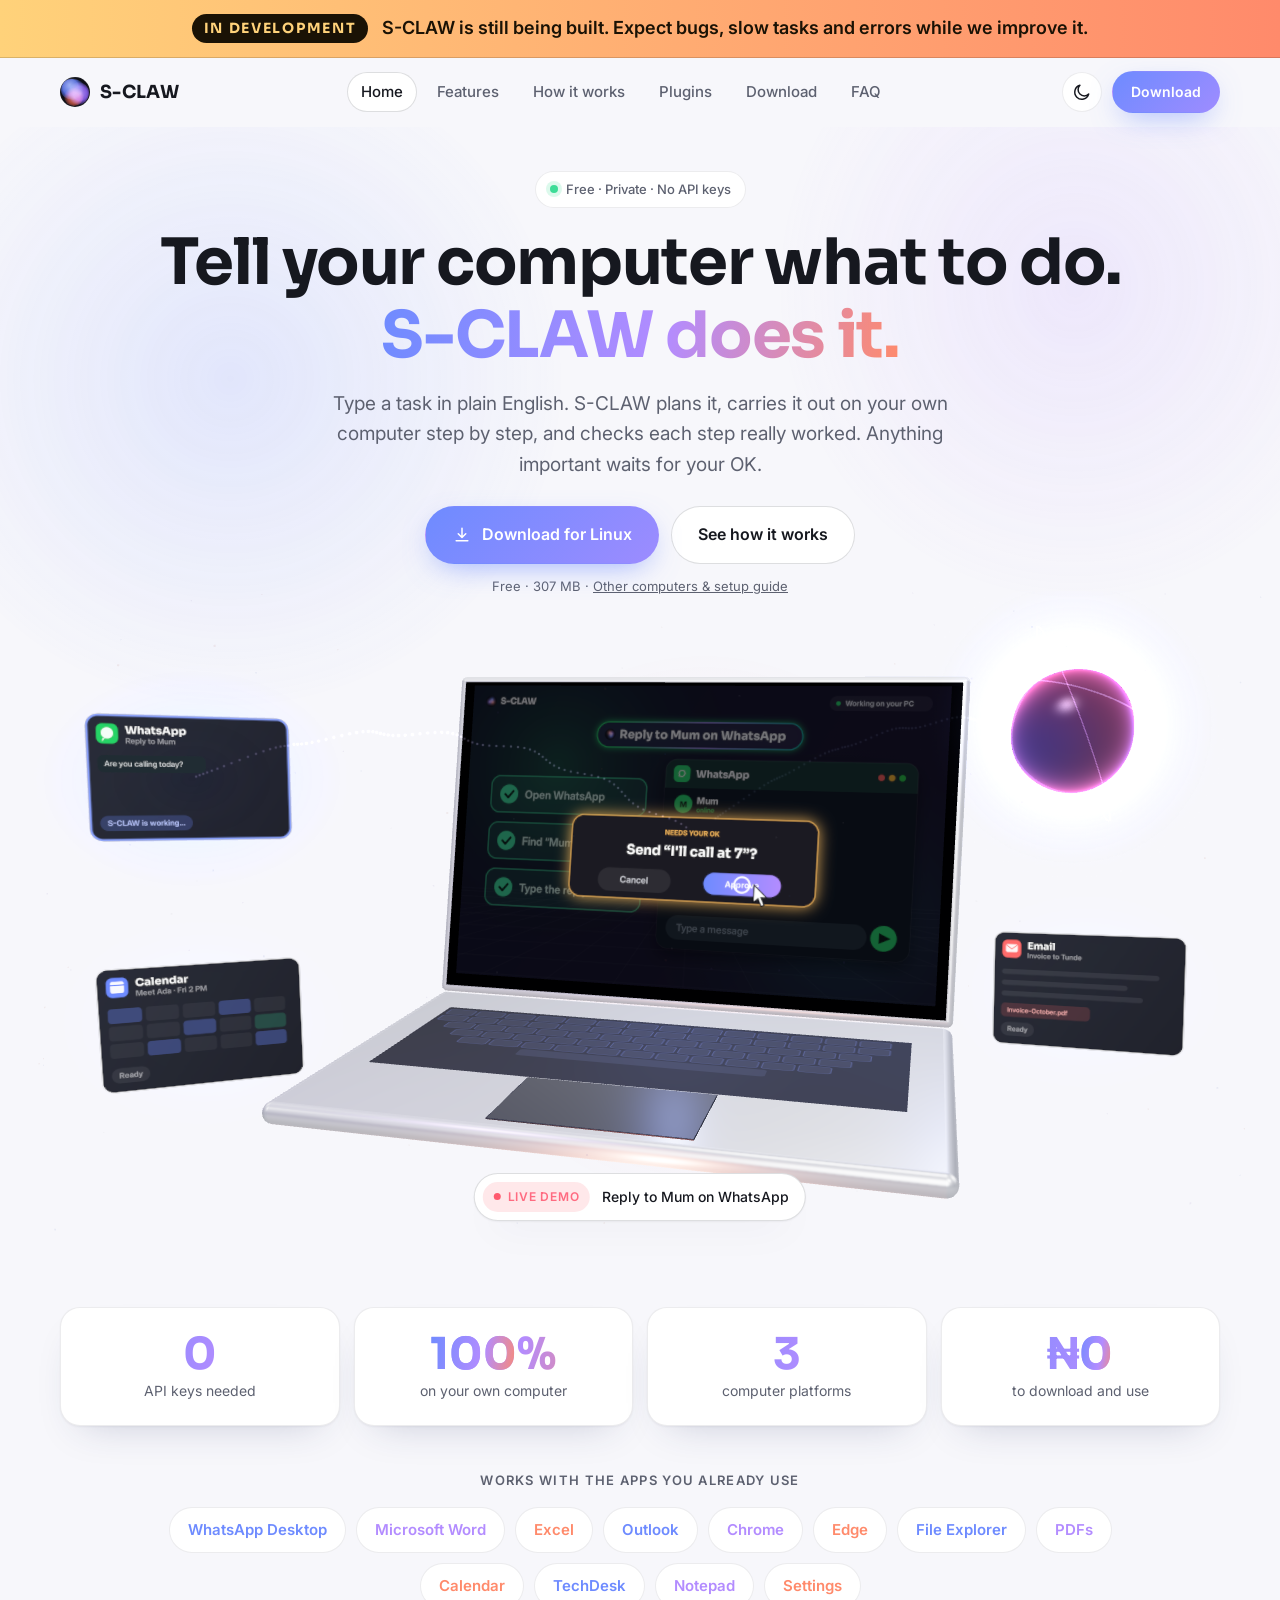
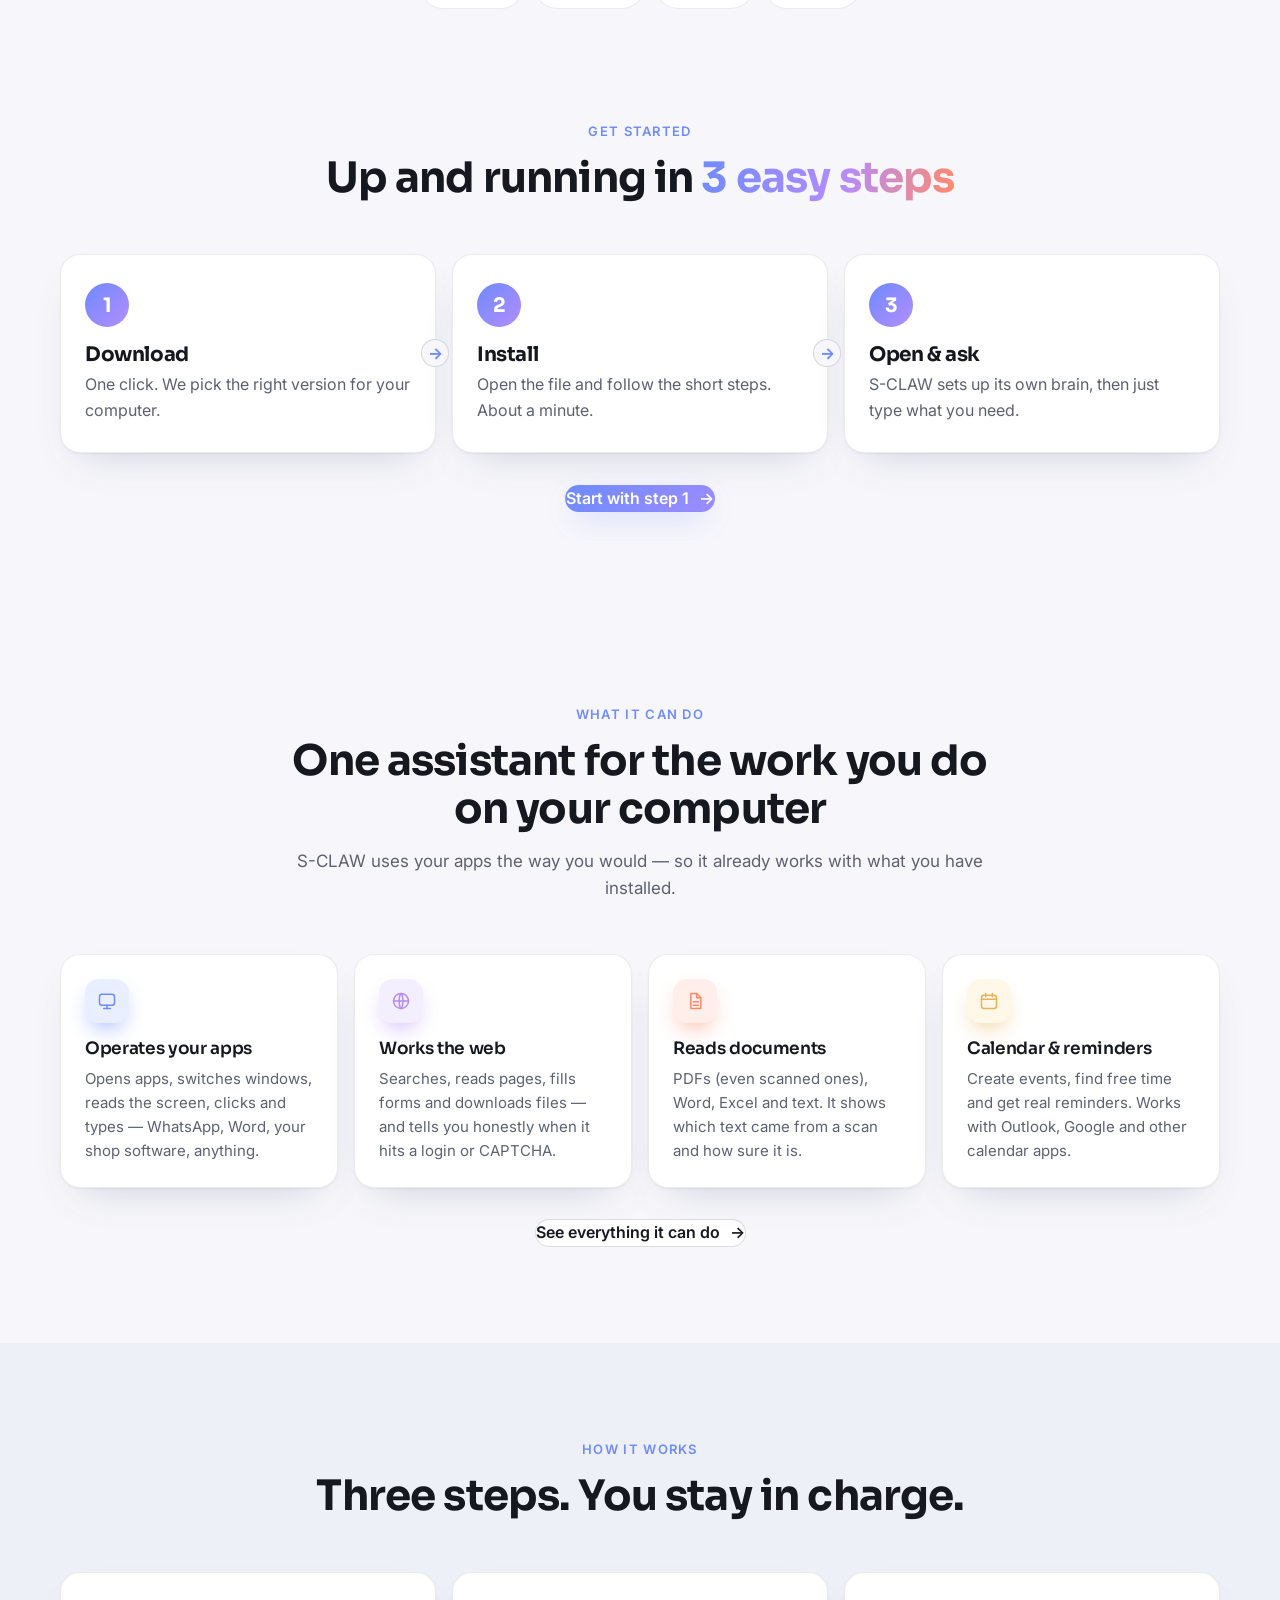
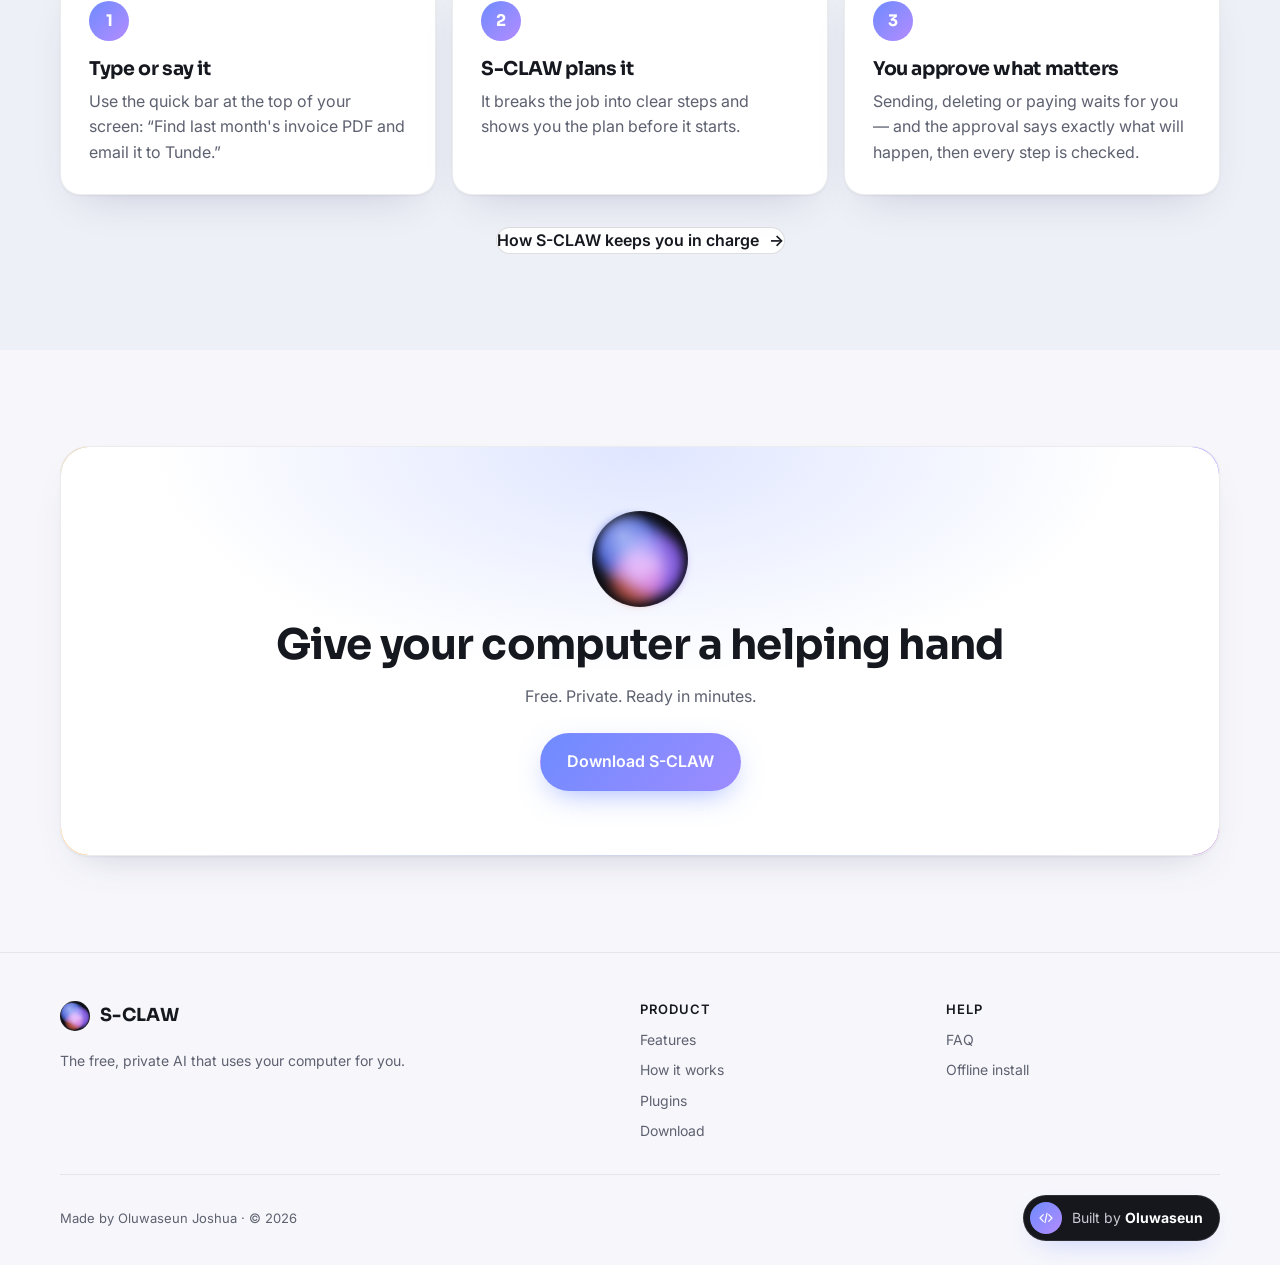
<file: index.html>
<!DOCTYPE html>
<html lang="en" data-theme="dark">
<head>
  <meta charset="utf-8" />
  <meta name="viewport" content="width=device-width, initial-scale=1" />
  <title>S-CLAW — the AI that uses your computer for you</title>
  <meta name="description" content="Type what you want done in plain English. S-CLAW plans it, does it on your own computer, and checks every step. Free, private, no API keys." />
  <meta name="theme-color" content="#0b0c10" />
  <meta property="og:title" content="S-CLAW — the AI that uses your computer for you" />
  <meta property="og:description" content="Free, private AI agent. Download, install, and just tell it what to do." />
  <meta property="og:image" content="/assets/icon-512.png" />
  <link rel="icon" href="/assets/favicon.svg" type="image/svg+xml" />
  <link rel="apple-touch-icon" href="/assets/icon-512.png" />
  <link rel="preconnect" href="https://fonts.googleapis.com" />
  <link rel="preconnect" href="https://fonts.gstatic.com" crossorigin />
  <link href="https://fonts.googleapis.com/css2?family=Sora:wght@500;600;700&family=Inter:wght@400;500;600&display=swap" rel="stylesheet" />
  <link rel="stylesheet" href="/styles.css?v=202611051101" />
  <script>
    try { var t = localStorage.getItem("sclaw-theme"); if (t) document.documentElement.dataset.theme = t;
      else if (matchMedia("(prefers-color-scheme: light)").matches) document.documentElement.dataset.theme = "light"; } catch (e) {}
  </script>
</head>
<body>
  <a class="skip" href="#main">Skip to content</a>

  <div class="beta-banner" role="status">
    <div class="beta-banner-inner">
      <span class="beta-badge">In development</span>
      <p>S-CLAW is still being built. Expect bugs, slow tasks and errors while we improve it.</p>
    </div>
  </div>

  <header class="nav" id="nav">
    <div class="wrap nav-inner">
      <a class="brand" href="/" aria-label="S-CLAW home">
        <span class="orb orb-sm" aria-hidden="true"><i></i><i></i><i></i></span>
        <span class="brand-name">S-CLAW</span>
      </a>
      <nav class="nav-links" aria-label="Main">
        <a href="/" aria-current="page">Home</a>
        <a href="/features">Features</a>
        <a href="/how-it-works">How it works</a>
        <a href="/plugins">Plugins</a>
        <a href="/download">Download</a>
        <a href="/faq">FAQ</a>
      </nav>
      <div class="nav-actions">
        <button class="icon-btn" id="themeBtn" type="button" aria-label="Switch to light mode" title="Switch theme">
          <svg class="i-sun" viewBox="0 0 24 24" aria-hidden="true"><circle cx="12" cy="12" r="4.5"/><path d="M12 2v2.5M12 19.5V22M2 12h2.5M19.5 12H22M4.9 4.9l1.8 1.8M17.3 17.3l1.8 1.8M4.9 19.1l1.8-1.8M17.3 6.7l1.8-1.8"/></svg>
          <svg class="i-moon" viewBox="0 0 24 24" aria-hidden="true"><path d="M20 14.5A8.5 8.5 0 1 1 9.5 4a7 7 0 0 0 10.5 10.5z"/></svg>
        </button>
        <a class="btn btn-primary btn-sm" href="/download">Download</a>
        <button class="icon-btn menu-btn" id="menuBtn" type="button" aria-label="Open menu" aria-expanded="false" aria-controls="mobileMenu">
          <svg viewBox="0 0 24 24" aria-hidden="true"><path d="M4 7h16M4 12h16M4 17h16"/></svg>
        </button>
      </div>
    </div>
    <nav class="mobile-menu" id="mobileMenu" aria-label="Mobile">
        <a href="/" aria-current="page">Home</a>
        <a href="/features">Features</a>
        <a href="/how-it-works">How it works</a>
        <a href="/plugins">Plugins</a>
        <a href="/download">Download</a>
        <a href="/faq">FAQ</a>
    </nav>
  </header>

  <main id="main">
    <!-- HERO -->
    <section class="hero" id="top">
      <div class="glow" aria-hidden="true"></div>
      <div class="aurora" aria-hidden="true"><span></span><span></span><span></span></div>
      <div class="wrap hero-copy">
        <p class="pill"><span class="dot"></span> Free · Private · No API keys</p>
        <h1>Tell your computer what to do.<br /><span class="grad">S-CLAW does it.</span></h1>
        <p class="lead">Type a task in plain English. S-CLAW plans it, carries it out on your own computer step by step, and checks each step really worked. Anything important waits for your OK.</p>
        <div class="hero-cta">
          <a class="btn btn-primary btn-lg btn-shine" id="heroDl" href="/download">
            <svg viewBox="0 0 24 24" aria-hidden="true"><path d="M12 4v11m0 0-4.5-4.5M12 15l4.5-4.5M5 19h14"/></svg>
            <span id="heroDlText">Download S-CLAW</span>
          </a>
          <a class="btn btn-ghost btn-lg" href="/how-it-works">See how it works</a>
        </div>
        <p class="fine" id="heroFine">Windows · macOS · Linux — always the latest version</p>
      </div>

      <div class="wrap-wide">
        <div class="stage" id="stage" role="img" aria-label="Animation: S-CLAW on a laptop replying to a WhatsApp message, emailing an invoice and booking a calendar slot, asking for approval before each one.">
          <div class="stage-fallback">
            <div class="orb orb-xl" aria-hidden="true"><i></i><i></i><i></i><b></b></div>
            <div class="cmd">
              <div class="cmd-bar">
                <span class="orb orb-xs" aria-hidden="true"><i></i><i></i><i></i></span>
                <span class="cmd-text" id="cmdText">Reply to Mum on WhatsApp: I'll call at 7</span><span class="caret" aria-hidden="true"></span>
              </div>
              <ol class="cmd-steps" id="cmdSteps">
                <li class="done">Open WhatsApp</li>
                <li class="done">Find the chat "Mum"</li>
                <li class="done">Type the message</li>
                <li class="ask">Send "I'll call at 7" to Mum? <span class="chip">Approve</span></li>
              </ol>
            </div>
          </div>
          <div class="stage-caption" aria-hidden="true">
            <span class="live"><i></i> Live demo</span>
            <span id="stageCaption">Reply to Mum on WhatsApp: I'll call at 7</span>
          </div>
        </div>
      </div>
    </section>

    <!-- STATS + APPS -->
    <section class="strip" aria-label="S-CLAW at a glance">
      <div class="wrap stats">
        <div class="stat"><strong data-count="0">0</strong><span>API keys needed</span></div>
        <div class="stat"><strong><span data-count="100">100</span>%</strong><span>on your own computer</span></div>
        <div class="stat"><strong data-count="3">3</strong><span>computer platforms</span></div>
        <div class="stat"><strong>₦<span data-count="0">0</span></strong><span>to download and use</span></div>
      </div>
      <p class="marquee-label">Works with the apps you already use</p>
      <ul class="apps wrap"><li>WhatsApp Desktop</li><li>Microsoft Word</li><li>Excel</li><li>Outlook</li><li>Chrome</li><li>Edge</li><li>File Explorer</li><li>PDFs</li><li>Calendar</li><li>TechDesk</li><li>Notepad</li><li>Settings</li></ul>
    </section>

    <!-- GET STARTED -->
    <section class="section start-sec">
      <div class="wrap">
        <header class="sec-head">
          <p class="eyebrow">Get started</p>
          <h2>Up and running in <span class="grad">3 easy steps</span></h2>
        </header>
        <ol class="start">
          <li><span class="s-n">1</span><h3>Download</h3><p>One click. We pick the right version for your computer.</p></li>
          <li><span class="s-n">2</span><h3>Install</h3><p>Open the file and follow the short steps. About a minute.</p></li>
          <li><span class="s-n">3</span><h3>Open &amp; ask</h3><p>S-CLAW sets up its own brain, then just type what you need.</p></li>
        </ol>
        <p class="more"><a class="btn btn-primary btn-shine" href="/download">Start with step 1 <span aria-hidden="true">→</span></a></p>
      </div>
    </section>

    <!-- FEATURES PREVIEW -->
    <section class="section" id="features">
      <div class="wrap">
        <header class="sec-head">
          <p class="eyebrow">What it can do</p>
          <h2>One assistant for the work you do on your computer</h2>
          <p class="sec-sub">S-CLAW uses your apps the way you would — so it already works with what you have installed.</p>
        </header>
        <div class="grid feats">
          <article class="card tilt">
            <span class="ico"><svg viewBox="0 0 24 24"><rect x="3" y="4" width="18" height="13" rx="3"/><path d="M8 21h8M12 17v4"/></svg></span>
            <h3>Operates your apps</h3>
            <p>Opens apps, switches windows, reads the screen, clicks and types — WhatsApp, Word, your shop software, anything.</p>
          </article>
          <article class="card tilt">
            <span class="ico"><svg viewBox="0 0 24 24"><circle cx="12" cy="12" r="9"/><path d="M3 12h18M12 3c3 3.2 3 14.8 0 18M12 3c-3 3.2-3 14.8 0 18"/></svg></span>
            <h3>Works the web</h3>
            <p>Searches, reads pages, fills forms and downloads files — and tells you honestly when it hits a login or CAPTCHA.</p>
          </article>
          <article class="card tilt">
            <span class="ico"><svg viewBox="0 0 24 24"><path d="M7 3h7l5 5v13H7z"/><path d="M14 3v5h5M10 13h6M10 17h6"/></svg></span>
            <h3>Reads documents</h3>
            <p>PDFs (even scanned ones), Word, Excel and text. It shows which text came from a scan and how sure it is.</p>
          </article>
          <article class="card tilt">
            <span class="ico"><svg viewBox="0 0 24 24"><rect x="3" y="5" width="18" height="16" rx="3"/><path d="M3 10h18M8 3v4M16 3v4"/></svg></span>
            <h3>Calendar &amp; reminders</h3>
            <p>Create events, find free time and get real reminders. Works with Outlook, Google and other calendar apps.</p>
          </article>
        </div>
        <p class="more"><a class="btn btn-ghost" href="/features">See everything it can do <span aria-hidden="true">→</span></a></p>
      </div>
    </section>

    <!-- HOW -->
    <section class="section alt" id="how">
      <div class="wrap">
        <header class="sec-head">
          <p class="eyebrow">How it works</p>
          <h2>Three steps. You stay in charge.</h2>
        </header>
        <ol class="steps">
          <li class="step tilt">
            <span class="num">1</span>
            <h3>Type or say it</h3>
            <p>Use the quick bar at the top of your screen: “Find last month's invoice PDF and email it to Tunde.”</p>
          </li>
          <li class="step tilt">
            <span class="num">2</span>
            <h3>S-CLAW plans it</h3>
            <p>It breaks the job into clear steps and shows you the plan before it starts.</p>
          </li>
          <li class="step tilt">
            <span class="num">3</span>
            <h3>You approve what matters</h3>
            <p>Sending, deleting or paying waits for you — and the approval says exactly what will happen, then every step is checked.</p>
          </li>
        </ol>
        <p class="more"><a class="btn btn-ghost" href="/how-it-works">How S-CLAW keeps you in charge <span aria-hidden="true">→</span></a></p>
      </div>
    </section>

    <!-- FINAL CTA -->
    <section class="section">
      <div class="wrap">
        <div class="final">
          <span class="orb orb-md" aria-hidden="true"><i></i><i></i><i></i></span>
          <h2>Give your computer a helping hand</h2>
          <p>Free. Private. Ready in minutes.</p>
          <a class="btn btn-primary btn-lg" href="/download">Download S-CLAW</a>
        </div>
      </div>
    </section>
  </main>

  <footer class="foot">
    <div class="wrap foot-grid">
      <div>
        <a class="brand" href="/">
          <span class="orb orb-sm" aria-hidden="true"><i></i><i></i><i></i></span>
          <span class="brand-name">S-CLAW</span>
        </a>
        <p class="foot-tag">The free, private AI that uses your computer for you.</p>
      </div>
      <nav aria-label="Product">
        <h4>Product</h4>
        <a href="/features">Features</a>
        <a href="/how-it-works">How it works</a>
        <a href="/plugins">Plugins</a>
        <a href="/download">Download</a>
      </nav>
      <nav aria-label="Help">
        <h4>Help</h4>
        <a href="/faq">FAQ</a>
        <a href="/download#brains">Offline install</a>
      </nav>
    </div>
    <div class="wrap foot-bottom">
      <p>Made by Oluwaseun Joshua · © <span id="year">2026</span></p>
      <a class="made-by" href="https://oluwaseun-joshua-site.vercel.app/" target="_blank" rel="noopener" aria-label="Built by Oluwaseun, open his portfolio">
        <span class="made-by-icon" aria-hidden="true">
          <svg viewBox="0 0 24 24" fill="none" stroke="currentColor" stroke-width="2.2" stroke-linecap="round" stroke-linejoin="round"><path d="M8 7l-5 5 5 5M16 7l5 5-5 5M13.5 5l-3 14"/></svg>
        </span>
        <span class="made-by-text">Built by <strong>Oluwaseun</strong></span>
      </a>
    </div>
  </footer>

  <script src="/downloads.js?v=202611051101"></script>
  <script src="/app.js?v=202611051101"></script>
  <script type="importmap">{ "imports": { "three": "/vendor/three.module.min.js" } }</script>
  <script type="module" src="/hero3d.js?v=202611051101"></script>
</body>
</html>
</file>
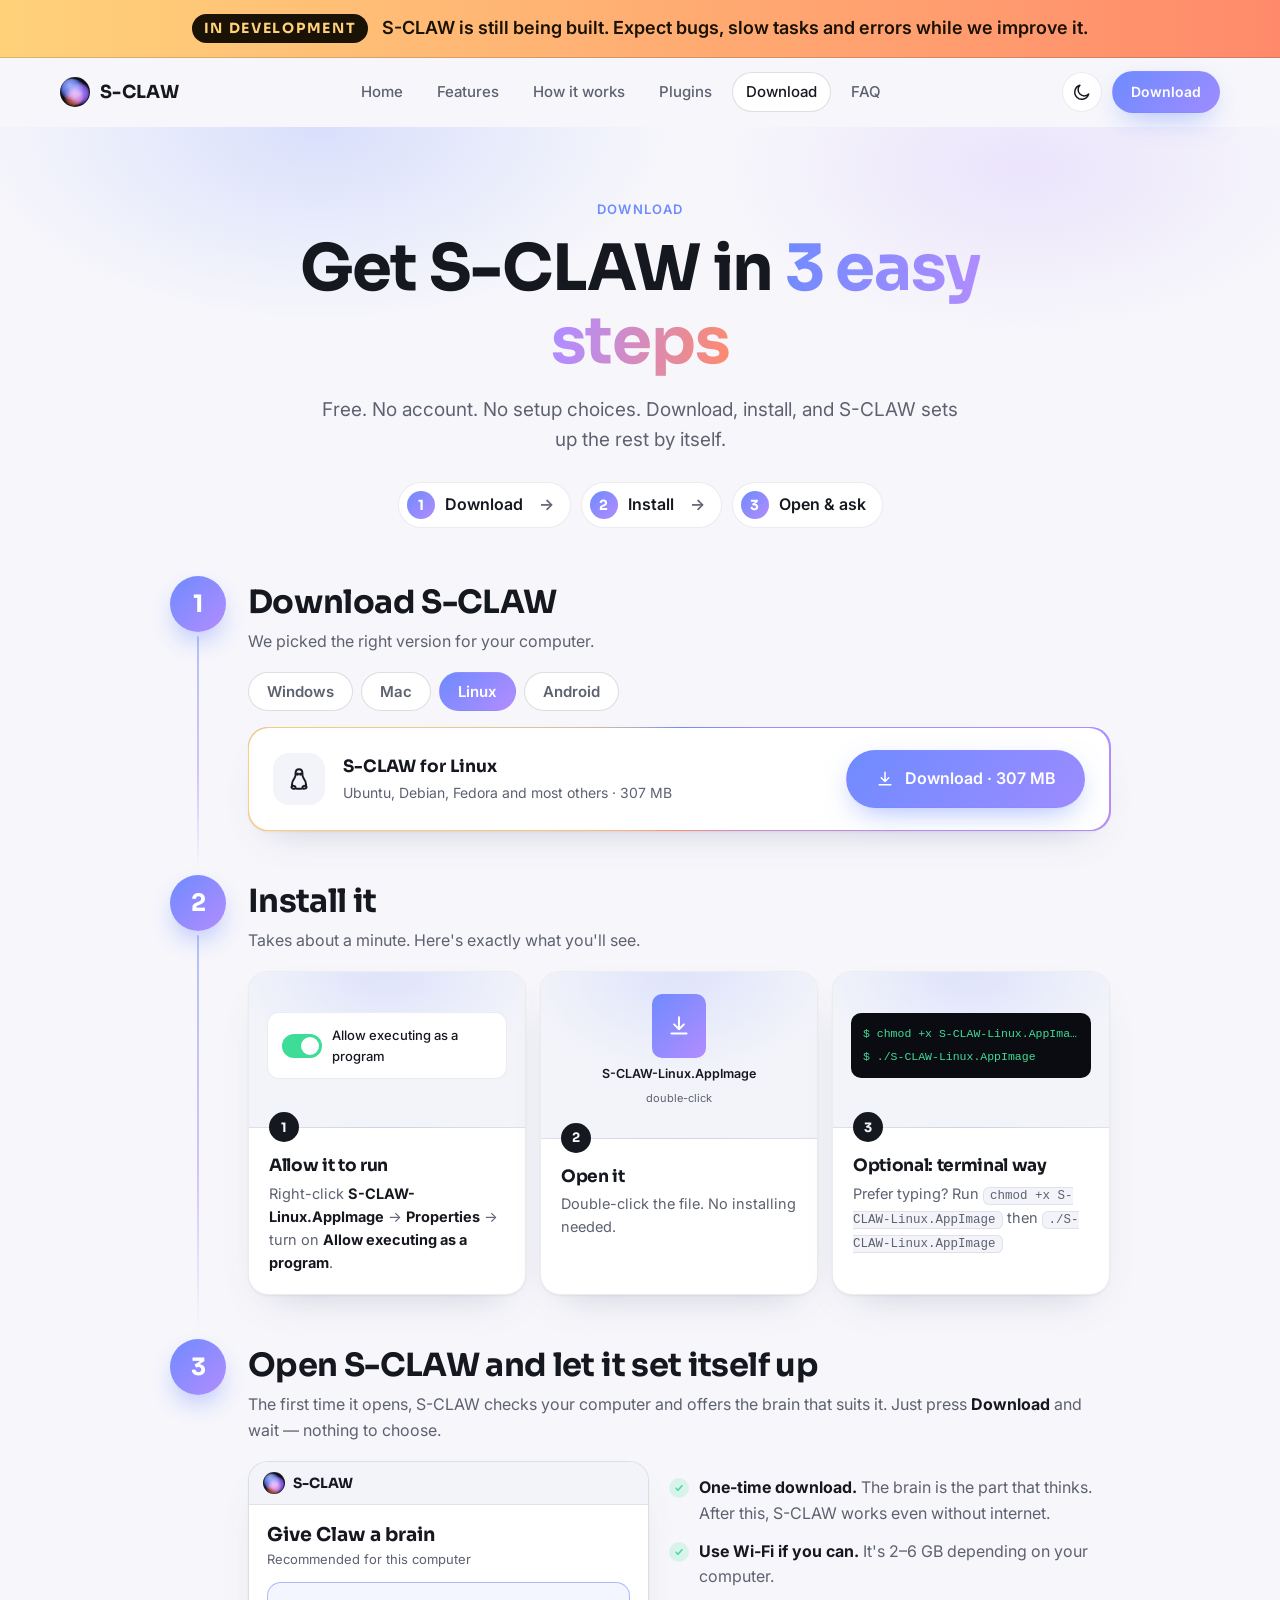
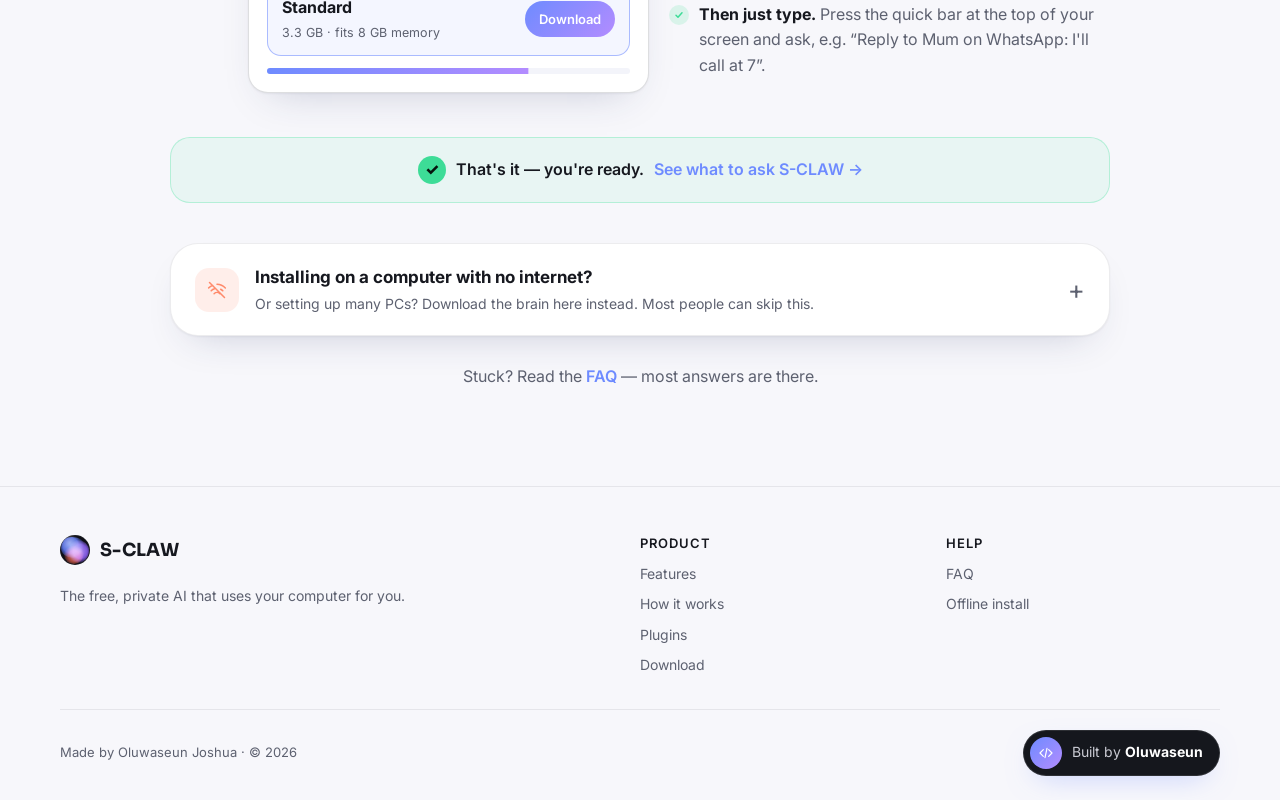
<file: download.html>
<!DOCTYPE html>
<html lang="en" data-theme="dark">
<head>
  <meta charset="utf-8" />
  <meta name="viewport" content="width=device-width, initial-scale=1" />
  <title>Download S-CLAW — Windows, Mac, Linux</title>
  <meta name="description" content="Download S-CLAW for Windows, Mac or Linux. Free, no account, always the latest version." />
  <meta name="theme-color" content="#0b0c10" />
  <meta property="og:title" content="Download S-CLAW — Windows, Mac, Linux" />
  <meta property="og:description" content="Free, private AI agent. Download, install, and just tell it what to do." />
  <meta property="og:image" content="/assets/icon-512.png" />
  <link rel="icon" href="/assets/favicon.svg" type="image/svg+xml" />
  <link rel="apple-touch-icon" href="/assets/icon-512.png" />
  <link rel="preconnect" href="https://fonts.googleapis.com" />
  <link rel="preconnect" href="https://fonts.gstatic.com" crossorigin />
  <link href="https://fonts.googleapis.com/css2?family=Sora:wght@500;600;700&family=Inter:wght@400;500;600&display=swap" rel="stylesheet" />
  <link rel="stylesheet" href="/styles.css?v=202611051101" />
  <script>
    try { var t = localStorage.getItem("sclaw-theme"); if (t) document.documentElement.dataset.theme = t;
      else if (matchMedia("(prefers-color-scheme: light)").matches) document.documentElement.dataset.theme = "light"; } catch (e) {}
  </script>
</head>
<body>
  <a class="skip" href="#main">Skip to content</a>

  <div class="beta-banner" role="status">
    <div class="beta-banner-inner">
      <span class="beta-badge">In development</span>
      <p>S-CLAW is still being built. Expect bugs, slow tasks and errors while we improve it.</p>
    </div>
  </div>

  <header class="nav" id="nav">
    <div class="wrap nav-inner">
      <a class="brand" href="/" aria-label="S-CLAW home">
        <span class="orb orb-sm" aria-hidden="true"><i></i><i></i><i></i></span>
        <span class="brand-name">S-CLAW</span>
      </a>
      <nav class="nav-links" aria-label="Main">
        <a href="/">Home</a>
        <a href="/features">Features</a>
        <a href="/how-it-works">How it works</a>
        <a href="/plugins">Plugins</a>
        <a href="/download" aria-current="page">Download</a>
        <a href="/faq">FAQ</a>
      </nav>
      <div class="nav-actions">
        <button class="icon-btn" id="themeBtn" type="button" aria-label="Switch to light mode" title="Switch theme">
          <svg class="i-sun" viewBox="0 0 24 24" aria-hidden="true"><circle cx="12" cy="12" r="4.5"/><path d="M12 2v2.5M12 19.5V22M2 12h2.5M19.5 12H22M4.9 4.9l1.8 1.8M17.3 17.3l1.8 1.8M4.9 19.1l1.8-1.8M17.3 6.7l1.8-1.8"/></svg>
          <svg class="i-moon" viewBox="0 0 24 24" aria-hidden="true"><path d="M20 14.5A8.5 8.5 0 1 1 9.5 4a7 7 0 0 0 10.5 10.5z"/></svg>
        </button>
        <a class="btn btn-primary btn-sm" href="/download">Download</a>
        <button class="icon-btn menu-btn" id="menuBtn" type="button" aria-label="Open menu" aria-expanded="false" aria-controls="mobileMenu">
          <svg viewBox="0 0 24 24" aria-hidden="true"><path d="M4 7h16M4 12h16M4 17h16"/></svg>
        </button>
      </div>
    </div>
    <nav class="mobile-menu" id="mobileMenu" aria-label="Mobile">
        <a href="/">Home</a>
        <a href="/features">Features</a>
        <a href="/how-it-works">How it works</a>
        <a href="/plugins">Plugins</a>
        <a href="/download" aria-current="page">Download</a>
        <a href="/faq">FAQ</a>
    </nav>
  </header>

  <main id="main">
    <section class="page-hero dl-hero">
      <div class="page-glow" aria-hidden="true"></div>
      <div class="wrap">
        <p class="eyebrow">Download</p>
        <h1>Get S-CLAW in <span class="grad">3 easy steps</span></h1>
        <p class="lead">Free. No account. No setup choices. Download, install, and S-CLAW sets up the rest by itself.</p>
        <ol class="mini-steps" aria-label="The three steps">
          <li><span>1</span>Download</li>
          <li><span>2</span>Install</li>
          <li><span>3</span>Open &amp; ask</li>
        </ol>
      </div>
    </section>

    <section class="section first">
      <div class="wrap guide">

        <!-- STEP 1 -->
        <article class="g-step" id="step1">
          <div class="g-num" aria-hidden="true">1</div>
          <div class="g-body">
            <h2>Download S-CLAW</h2>
            <p class="g-sub" id="osLine">We picked the right version for your computer.</p>
            <div class="os-pick" role="radiogroup" aria-label="Your computer" id="osPick">
              <button type="button" role="radio" data-os="windows">Windows</button>
              <button type="button" role="radio" data-os="mac">Mac</button>
              <button type="button" role="radio" data-os="linux">Linux</button>
              <button type="button" role="radio" data-os="android">Android</button>
            </div>
            <div id="dlBox" class="dl-box" aria-live="polite"><!-- filled by app.js --></div>
          </div>
        </article>

        <!-- STEP 2 -->
        <article class="g-step" id="step2">
          <div class="g-num" aria-hidden="true">2</div>
          <div class="g-body">
            <h2>Install it</h2>
            <p class="g-sub">Takes about a minute. Here's exactly what you'll see.</p>
            <ol class="install-cards" id="installCards"><!-- filled by app.js --></ol>
          </div>
        </article>

        <!-- STEP 3 -->
        <article class="g-step" id="step3">
          <div class="g-num" aria-hidden="true">3</div>
          <div class="g-body">
            <h2>Open S-CLAW and let it set itself up</h2>
            <p class="g-sub">The first time it opens, S-CLAW checks your computer and offers the brain that suits it. Just press <b>Download</b> and wait — nothing to choose.</p>
            <div class="setup-demo">
              <div class="mock-app" aria-hidden="true">
                <div class="mock-bar"><span class="orb orb-xs"><i></i><i></i><i></i></span> S-CLAW</div>
                <div class="mock-body">
                  <p class="mock-title">Give Claw a brain</p>
                  <p class="mock-text">Recommended for this computer</p>
                  <div class="mock-brain"><b>Standard</b><span>3.3 GB · fits 8 GB memory</span><span class="mock-btn">Download</span></div>
                  <div class="mock-progress"><i></i></div>
                </div>
              </div>
              <ul class="setup-points">
                <li><b>One-time download.</b> The brain is the part that thinks. After this, S-CLAW works even without internet.</li>
                <li><b>Use Wi-Fi if you can.</b> It's 2–6 GB depending on your computer.</li>
                <li><b>Then just type.</b> Press the quick bar at the top of your screen and ask, e.g. “Reply to Mum on WhatsApp: I'll call at 7”.</li>
              </ul>
            </div>
          </div>
        </article>

        <p class="done-line"><span class="done-tick" aria-hidden="true">✓</span> That's it — you're ready. <a href="/how-it-works">See what to ask S-CLAW →</a></p>

        <!-- OFFLINE / MANY PCS -->
        <details class="offline" id="brains">
          <summary>
            <span class="off-ico" aria-hidden="true"><svg viewBox="0 0 24 24"><path d="M3 3l18 18M8.5 16.5a5 5 0 0 1 7 0M5 13a10 10 0 0 1 4-2.4M19 13a10 10 0 0 0-2.6-1.9M2 9.5a15 15 0 0 1 5-3M22 9.5A15 15 0 0 0 12 5"/></svg></span>
            <span><b>Installing on a computer with no internet?</b><small>Or setting up many PCs? Download the brain here instead. Most people can skip this.</small></span>
          </summary>
          <div class="off-body">
            <p class="off-q">How much memory (RAM) does that computer have?</p>
            <div class="ram-pick" role="radiogroup" aria-label="Computer memory" id="ramPick"><!-- filled by app.js --></div>
            <details class="ram-help">
              <summary>How do I check my memory?</summary>
              <ul>
                <li><b>Windows:</b> press <kbd>Ctrl</kbd> + <kbd>Shift</kbd> + <kbd>Esc</kbd> → <b>Performance</b> → <b>Memory</b>. Or Settings → System → About → “Installed RAM”.</li>
                <li><b>Mac:</b> Apple menu → <b>About This Mac</b> → “Memory”.</li>
                <li><b>Linux:</b> run <code>free -h</code> and look at “Mem total”.</li>
              </ul>
            </details>
            <div id="brainBox" class="brain-box" aria-live="polite"><!-- filled by app.js --></div>
          </div>
        </details>

        <p class="help-line">Stuck? Read the <a href="/faq">FAQ</a> — most answers are there.</p>
      </div>
    </section>
  </main>

  <footer class="foot">
    <div class="wrap foot-grid">
      <div>
        <a class="brand" href="/">
          <span class="orb orb-sm" aria-hidden="true"><i></i><i></i><i></i></span>
          <span class="brand-name">S-CLAW</span>
        </a>
        <p class="foot-tag">The free, private AI that uses your computer for you.</p>
      </div>
      <nav aria-label="Product">
        <h4>Product</h4>
        <a href="/features">Features</a>
        <a href="/how-it-works">How it works</a>
        <a href="/plugins">Plugins</a>
        <a href="/download">Download</a>
      </nav>
      <nav aria-label="Help">
        <h4>Help</h4>
        <a href="/faq">FAQ</a>
        <a href="/download#brains">Offline install</a>
      </nav>
    </div>
    <div class="wrap foot-bottom">
      <p>Made by Oluwaseun Joshua · © <span id="year">2026</span></p>
      <a class="made-by" href="https://oluwaseun-joshua-site.vercel.app/" target="_blank" rel="noopener" aria-label="Built by Oluwaseun, open his portfolio">
        <span class="made-by-icon" aria-hidden="true">
          <svg viewBox="0 0 24 24" fill="none" stroke="currentColor" stroke-width="2.2" stroke-linecap="round" stroke-linejoin="round"><path d="M8 7l-5 5 5 5M16 7l5 5-5 5M13.5 5l-3 14"/></svg>
        </span>
        <span class="made-by-text">Built by <strong>Oluwaseun</strong></span>
      </a>
    </div>
  </footer>

  <script src="/downloads.js?v=202611051101"></script>
  <script src="/app.js?v=202611051101"></script>
</body>
</html>
</file>
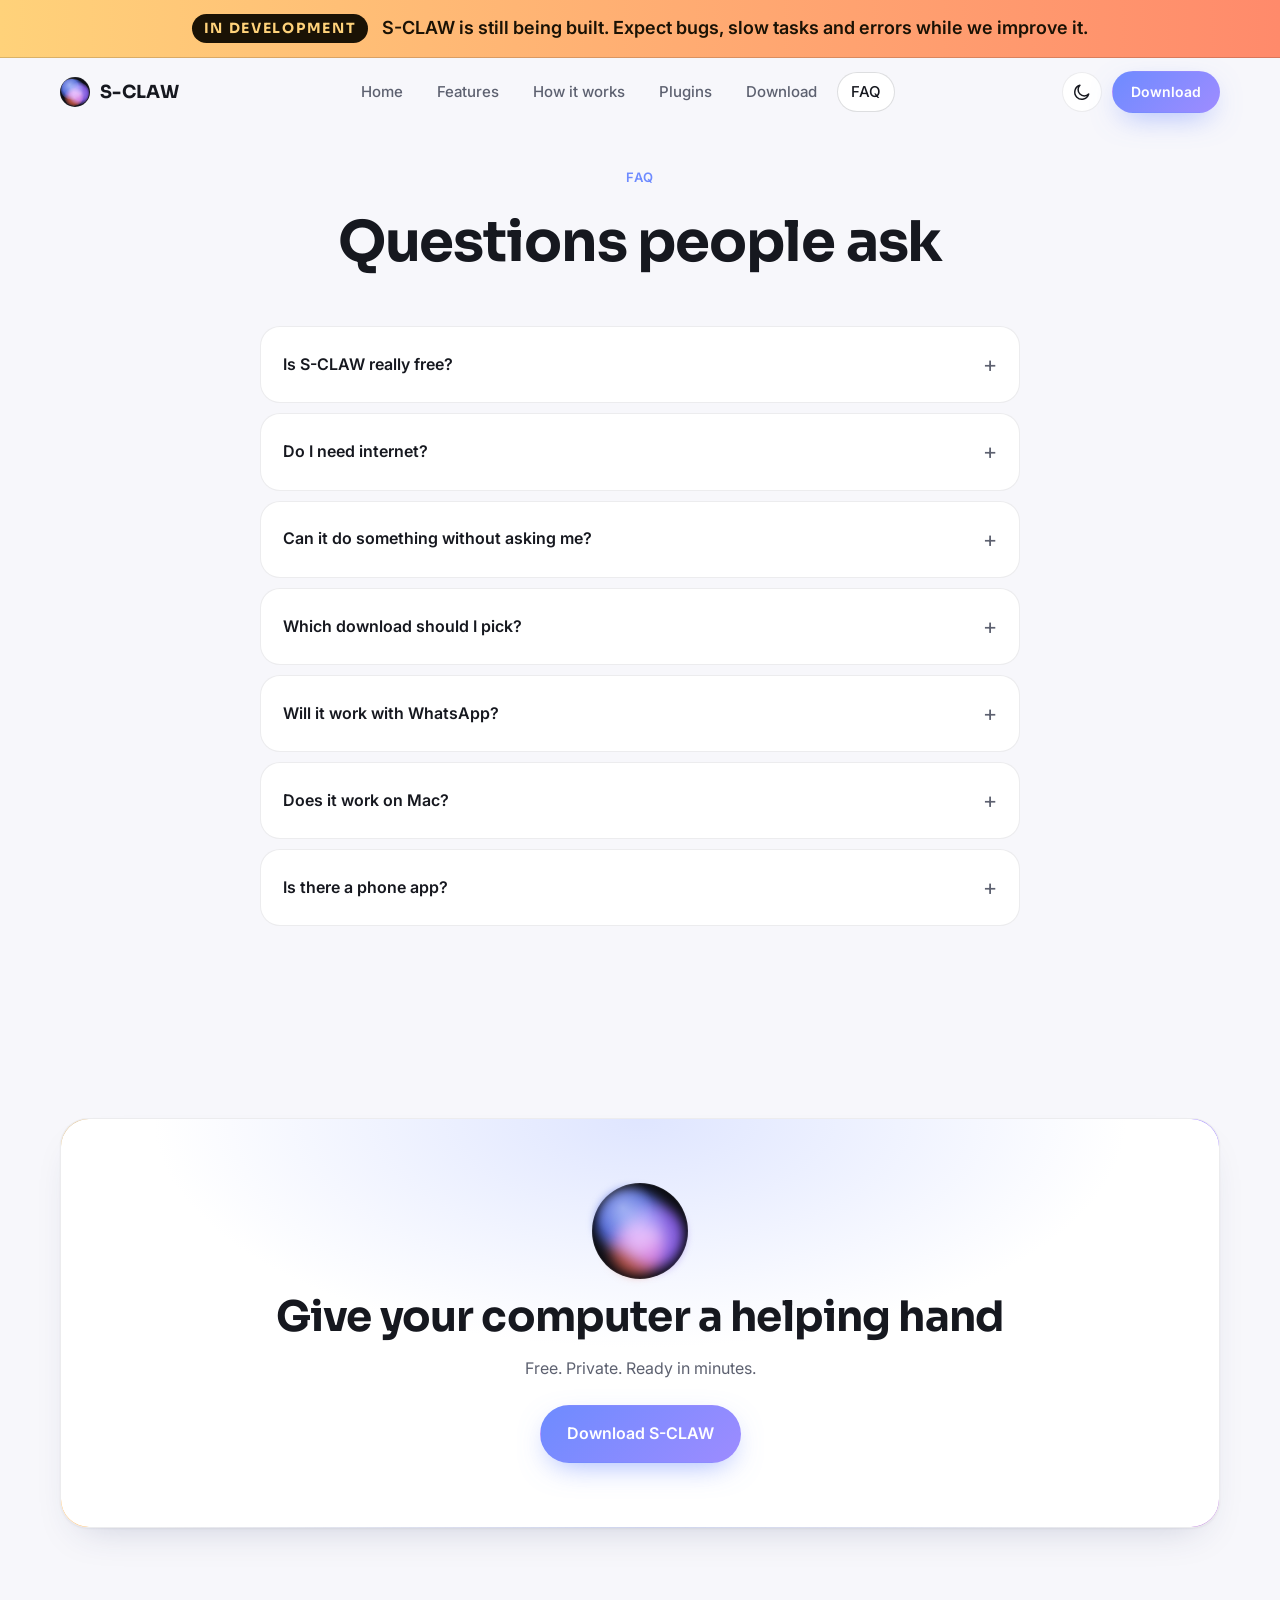
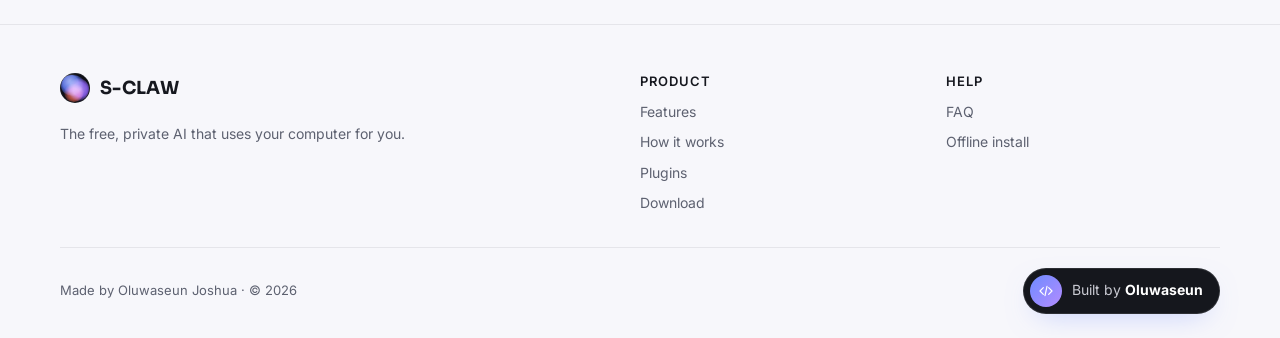
<file: faq.html>
<!DOCTYPE html>
<html lang="en" data-theme="dark">
<head>
  <meta charset="utf-8" />
  <meta name="viewport" content="width=device-width, initial-scale=1" />
  <title>FAQ — S-CLAW</title>
  <meta name="description" content="Answers to common questions about S-CLAW: price, internet, safety, Mac, WhatsApp and more." />
  <meta name="theme-color" content="#0b0c10" />
  <meta property="og:title" content="FAQ — S-CLAW" />
  <meta property="og:description" content="Free, private AI agent. Download, install, and just tell it what to do." />
  <meta property="og:image" content="/assets/icon-512.png" />
  <link rel="icon" href="/assets/favicon.svg" type="image/svg+xml" />
  <link rel="apple-touch-icon" href="/assets/icon-512.png" />
  <link rel="preconnect" href="https://fonts.googleapis.com" />
  <link rel="preconnect" href="https://fonts.gstatic.com" crossorigin />
  <link href="https://fonts.googleapis.com/css2?family=Sora:wght@500;600;700&family=Inter:wght@400;500;600&display=swap" rel="stylesheet" />
  <link rel="stylesheet" href="/styles.css?v=202611051101" />
  <script>
    try { var t = localStorage.getItem("sclaw-theme"); if (t) document.documentElement.dataset.theme = t;
      else if (matchMedia("(prefers-color-scheme: light)").matches) document.documentElement.dataset.theme = "light"; } catch (e) {}
  </script>
</head>
<body>
  <a class="skip" href="#main">Skip to content</a>

  <div class="beta-banner" role="status">
    <div class="beta-banner-inner">
      <span class="beta-badge">In development</span>
      <p>S-CLAW is still being built. Expect bugs, slow tasks and errors while we improve it.</p>
    </div>
  </div>

  <header class="nav" id="nav">
    <div class="wrap nav-inner">
      <a class="brand" href="/" aria-label="S-CLAW home">
        <span class="orb orb-sm" aria-hidden="true"><i></i><i></i><i></i></span>
        <span class="brand-name">S-CLAW</span>
      </a>
      <nav class="nav-links" aria-label="Main">
        <a href="/">Home</a>
        <a href="/features">Features</a>
        <a href="/how-it-works">How it works</a>
        <a href="/plugins">Plugins</a>
        <a href="/download">Download</a>
        <a href="/faq" aria-current="page">FAQ</a>
      </nav>
      <div class="nav-actions">
        <button class="icon-btn" id="themeBtn" type="button" aria-label="Switch to light mode" title="Switch theme">
          <svg class="i-sun" viewBox="0 0 24 24" aria-hidden="true"><circle cx="12" cy="12" r="4.5"/><path d="M12 2v2.5M12 19.5V22M2 12h2.5M19.5 12H22M4.9 4.9l1.8 1.8M17.3 17.3l1.8 1.8M4.9 19.1l1.8-1.8M17.3 6.7l1.8-1.8"/></svg>
          <svg class="i-moon" viewBox="0 0 24 24" aria-hidden="true"><path d="M20 14.5A8.5 8.5 0 1 1 9.5 4a7 7 0 0 0 10.5 10.5z"/></svg>
        </button>
        <a class="btn btn-primary btn-sm" href="/download">Download</a>
        <button class="icon-btn menu-btn" id="menuBtn" type="button" aria-label="Open menu" aria-expanded="false" aria-controls="mobileMenu">
          <svg viewBox="0 0 24 24" aria-hidden="true"><path d="M4 7h16M4 12h16M4 17h16"/></svg>
        </button>
      </div>
    </div>
    <nav class="mobile-menu" id="mobileMenu" aria-label="Mobile">
        <a href="/">Home</a>
        <a href="/features">Features</a>
        <a href="/how-it-works">How it works</a>
        <a href="/plugins">Plugins</a>
        <a href="/download">Download</a>
        <a href="/faq" aria-current="page">FAQ</a>
    </nav>
  </header>

  <main id="main">
    <!-- FAQ -->
    <section class="section first" id="faq">
      <div class="wrap narrow">
        <header class="sec-head">
          <p class="eyebrow">FAQ</p>
          <h1>Questions people ask</h1>
        </header>
        <div class="faq">
          <details>
            <summary>Is S-CLAW really free?</summary>
            <p>Yes. There's no subscription, no account and no API key to buy. Download it and use it.</p>
          </details>
          <details>
            <summary>Do I need internet?</summary>
            <p>Only to download the app and its brain once. After that S-CLAW thinks on your own computer and keeps working offline. No internet at all? Download a brain on another computer from the Download section and copy it over.</p>
          </details>
          <details>
            <summary>Can it do something without asking me?</summary>
            <p>Simple steps like opening an app, yes. Anything with consequences — sending a message, deleting a file, submitting a form — waits for your approval, and the approval quotes exactly what it will do.</p>
          </details>
          <details>
            <summary>Which download should I pick?</summary>
            <p>Just pick your computer: Windows, Mac or Linux. The app then offers the brain that suits your memory — Light for older laptops, Standard for most (8 GB), Pro for 16 GB or more.</p>
          </details>
          <details>
            <summary>Will it work with WhatsApp?</summary>
            <p>Yes — through the official WhatsApp Desktop app on your computer, the same way you use it. No unofficial add-ons.</p>
          </details>
          <details>
            <summary>Does it work on Mac?</summary>
            <p>Yes, on Apple M-series Macs (M1 and newer). The app isn't signed by Apple yet, so the first time you open it, right-click S-CLAW and choose Open.</p>
          </details>
          <details>
            <summary>Is there a phone app?</summary>
            <p>An Android app is coming soon.</p>
          </details>
        </div>
      </div>
    </section>

    <!-- FINAL CTA -->
    <section class="section">
      <div class="wrap">
        <div class="final">
          <span class="orb orb-md" aria-hidden="true"><i></i><i></i><i></i></span>
          <h2>Give your computer a helping hand</h2>
          <p>Free. Private. Ready in minutes.</p>
          <a class="btn btn-primary btn-lg" href="/download">Download S-CLAW</a>
        </div>
      </div>
    </section>
  </main>

  <footer class="foot">
    <div class="wrap foot-grid">
      <div>
        <a class="brand" href="/">
          <span class="orb orb-sm" aria-hidden="true"><i></i><i></i><i></i></span>
          <span class="brand-name">S-CLAW</span>
        </a>
        <p class="foot-tag">The free, private AI that uses your computer for you.</p>
      </div>
      <nav aria-label="Product">
        <h4>Product</h4>
        <a href="/features">Features</a>
        <a href="/how-it-works">How it works</a>
        <a href="/plugins">Plugins</a>
        <a href="/download">Download</a>
      </nav>
      <nav aria-label="Help">
        <h4>Help</h4>
        <a href="/faq">FAQ</a>
        <a href="/download#brains">Offline install</a>
      </nav>
    </div>
    <div class="wrap foot-bottom">
      <p>Made by Oluwaseun Joshua · © <span id="year">2026</span></p>
      <a class="made-by" href="https://oluwaseun-joshua-site.vercel.app/" target="_blank" rel="noopener" aria-label="Built by Oluwaseun, open his portfolio">
        <span class="made-by-icon" aria-hidden="true">
          <svg viewBox="0 0 24 24" fill="none" stroke="currentColor" stroke-width="2.2" stroke-linecap="round" stroke-linejoin="round"><path d="M8 7l-5 5 5 5M16 7l5 5-5 5M13.5 5l-3 14"/></svg>
        </span>
        <span class="made-by-text">Built by <strong>Oluwaseun</strong></span>
      </a>
    </div>
  </footer>

  <script src="/downloads.js?v=202611051101"></script>
  <script src="/app.js?v=202611051101"></script>
</body>
</html>
</file>
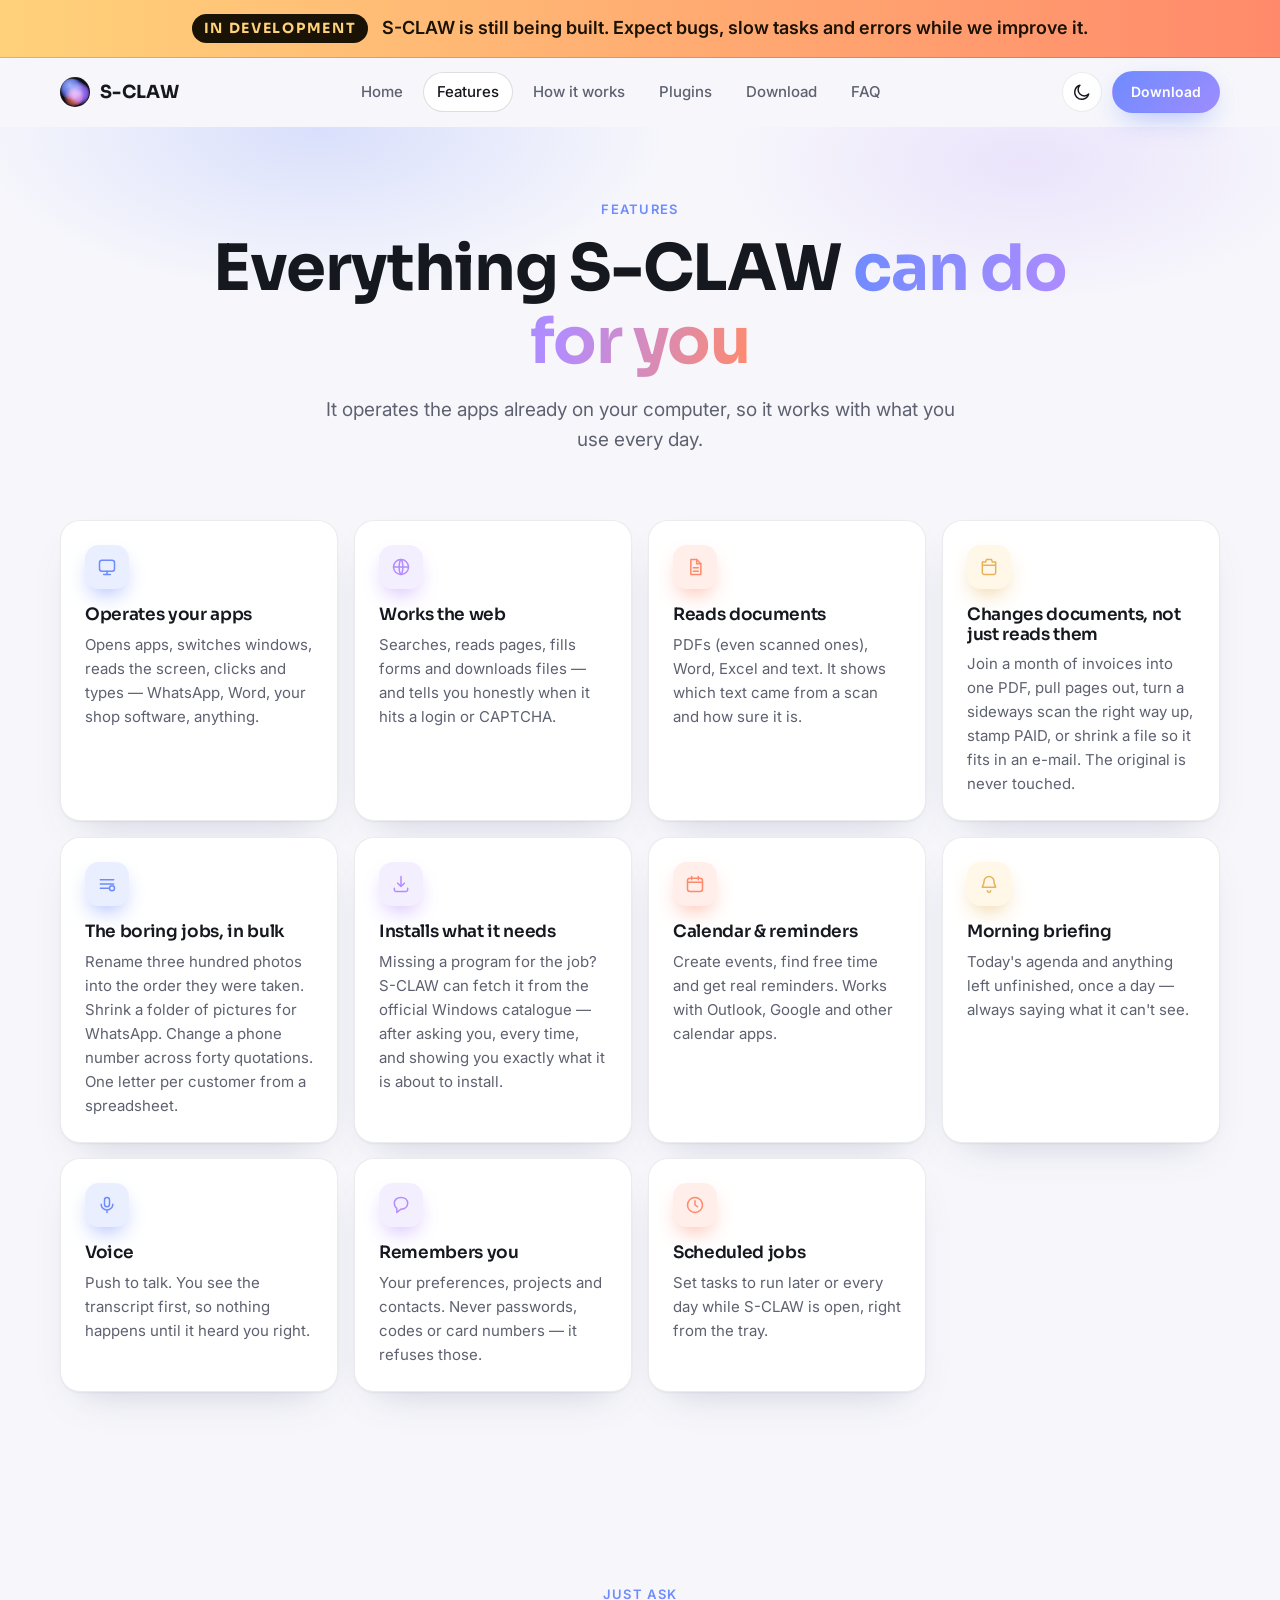
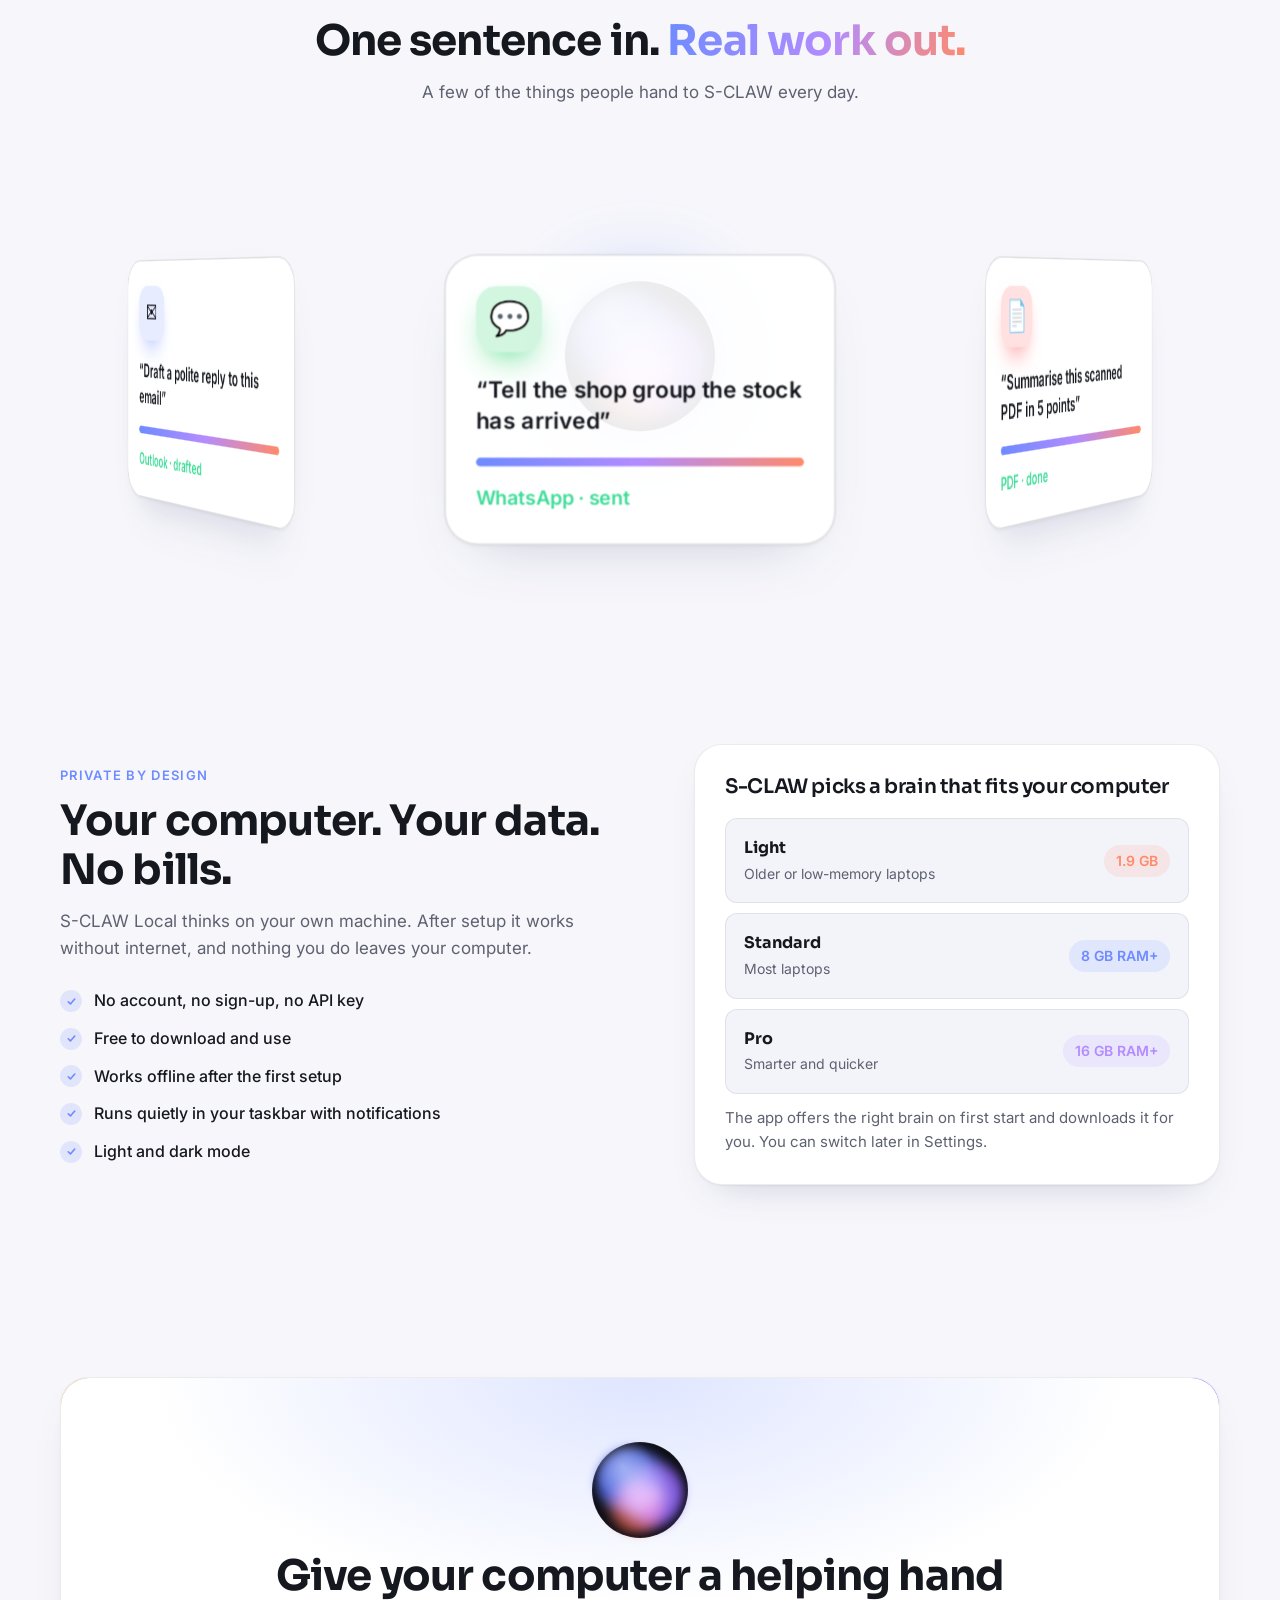
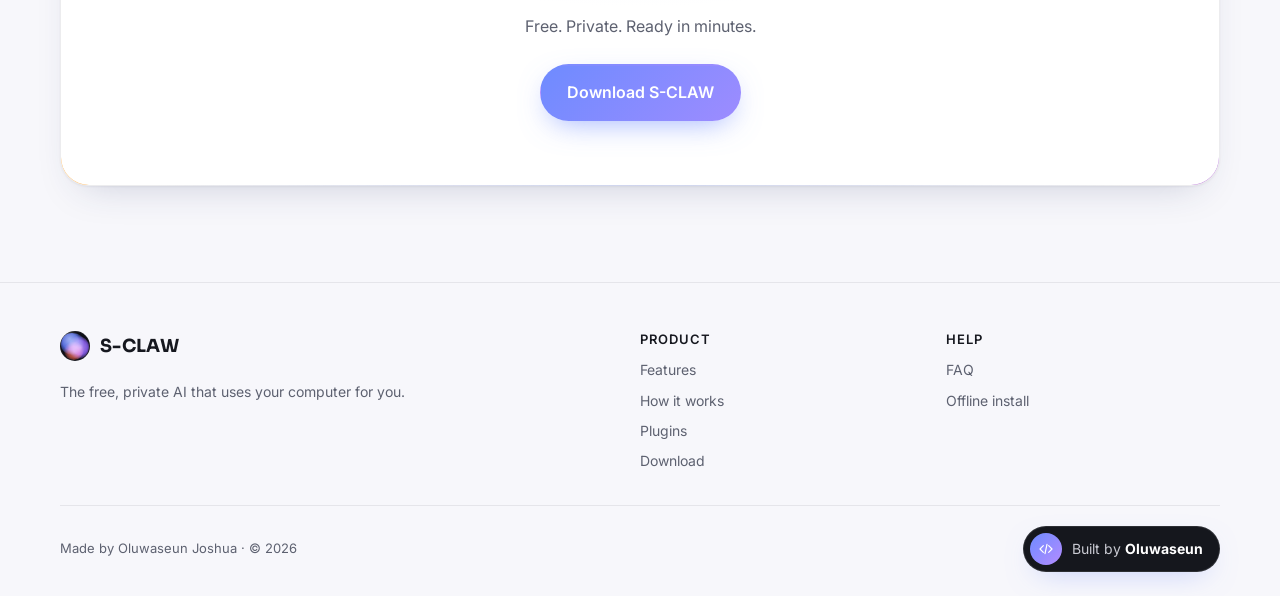
<file: features.html>
<!DOCTYPE html>
<html lang="en" data-theme="dark">
<head>
  <meta charset="utf-8" />
  <meta name="viewport" content="width=device-width, initial-scale=1" />
  <title>Features — S-CLAW</title>
  <meta name="description" content="Everything S-CLAW can do on your computer: apps, web, documents, calendar, voice, memory and more." />
  <meta name="theme-color" content="#0b0c10" />
  <meta property="og:title" content="Features — S-CLAW" />
  <meta property="og:description" content="Free, private AI agent. Download, install, and just tell it what to do." />
  <meta property="og:image" content="/assets/icon-512.png" />
  <link rel="icon" href="/assets/favicon.svg" type="image/svg+xml" />
  <link rel="apple-touch-icon" href="/assets/icon-512.png" />
  <link rel="preconnect" href="https://fonts.googleapis.com" />
  <link rel="preconnect" href="https://fonts.gstatic.com" crossorigin />
  <link href="https://fonts.googleapis.com/css2?family=Sora:wght@500;600;700&family=Inter:wght@400;500;600&display=swap" rel="stylesheet" />
  <link rel="stylesheet" href="/styles.css?v=202611051101" />
  <script>
    try { var t = localStorage.getItem("sclaw-theme"); if (t) document.documentElement.dataset.theme = t;
      else if (matchMedia("(prefers-color-scheme: light)").matches) document.documentElement.dataset.theme = "light"; } catch (e) {}
  </script>
</head>
<body>
  <a class="skip" href="#main">Skip to content</a>

  <div class="beta-banner" role="status">
    <div class="beta-banner-inner">
      <span class="beta-badge">In development</span>
      <p>S-CLAW is still being built. Expect bugs, slow tasks and errors while we improve it.</p>
    </div>
  </div>

  <header class="nav" id="nav">
    <div class="wrap nav-inner">
      <a class="brand" href="/" aria-label="S-CLAW home">
        <span class="orb orb-sm" aria-hidden="true"><i></i><i></i><i></i></span>
        <span class="brand-name">S-CLAW</span>
      </a>
      <nav class="nav-links" aria-label="Main">
        <a href="/">Home</a>
        <a href="/features" aria-current="page">Features</a>
        <a href="/how-it-works">How it works</a>
        <a href="/plugins">Plugins</a>
        <a href="/download">Download</a>
        <a href="/faq">FAQ</a>
      </nav>
      <div class="nav-actions">
        <button class="icon-btn" id="themeBtn" type="button" aria-label="Switch to light mode" title="Switch theme">
          <svg class="i-sun" viewBox="0 0 24 24" aria-hidden="true"><circle cx="12" cy="12" r="4.5"/><path d="M12 2v2.5M12 19.5V22M2 12h2.5M19.5 12H22M4.9 4.9l1.8 1.8M17.3 17.3l1.8 1.8M4.9 19.1l1.8-1.8M17.3 6.7l1.8-1.8"/></svg>
          <svg class="i-moon" viewBox="0 0 24 24" aria-hidden="true"><path d="M20 14.5A8.5 8.5 0 1 1 9.5 4a7 7 0 0 0 10.5 10.5z"/></svg>
        </button>
        <a class="btn btn-primary btn-sm" href="/download">Download</a>
        <button class="icon-btn menu-btn" id="menuBtn" type="button" aria-label="Open menu" aria-expanded="false" aria-controls="mobileMenu">
          <svg viewBox="0 0 24 24" aria-hidden="true"><path d="M4 7h16M4 12h16M4 17h16"/></svg>
        </button>
      </div>
    </div>
    <nav class="mobile-menu" id="mobileMenu" aria-label="Mobile">
        <a href="/">Home</a>
        <a href="/features" aria-current="page">Features</a>
        <a href="/how-it-works">How it works</a>
        <a href="/plugins">Plugins</a>
        <a href="/download">Download</a>
        <a href="/faq">FAQ</a>
    </nav>
  </header>

  <main id="main">
    <section class="page-hero">
      <div class="page-glow" aria-hidden="true"></div>
      <div class="wrap">
        <p class="eyebrow">Features</p>
        <h1>Everything S-CLAW <span class="grad">can do for you</span></h1>
        <p class="lead">It operates the apps already on your computer, so it works with what you use every day.</p>
      </div>
    </section>

    <!-- FEATURES -->
    <section class="section first" id="features">
      <div class="wrap">
        <div class="grid feats">
          <article class="card tilt">
            <span class="ico"><svg viewBox="0 0 24 24"><rect x="3" y="4" width="18" height="13" rx="3"/><path d="M8 21h8M12 17v4"/></svg></span>
            <h3>Operates your apps</h3>
            <p>Opens apps, switches windows, reads the screen, clicks and types — WhatsApp, Word, your shop software, anything.</p>
          </article>
          <article class="card tilt">
            <span class="ico"><svg viewBox="0 0 24 24"><circle cx="12" cy="12" r="9"/><path d="M3 12h18M12 3c3 3.2 3 14.8 0 18M12 3c-3 3.2-3 14.8 0 18"/></svg></span>
            <h3>Works the web</h3>
            <p>Searches, reads pages, fills forms and downloads files — and tells you honestly when it hits a login or CAPTCHA.</p>
          </article>
          <article class="card tilt">
            <span class="ico"><svg viewBox="0 0 24 24"><path d="M7 3h7l5 5v13H7z"/><path d="M14 3v5h5M10 13h6M10 17h6"/></svg></span>
            <h3>Reads documents</h3>
            <p>PDFs (even scanned ones), Word, Excel and text. It shows which text came from a scan and how sure it is.</p>
          </article>
          <article class="card tilt">
            <span class="ico"><svg viewBox="0 0 24 24"><path d="M9 3h6l1 3h4v4H4V6h4l1-3zM4 10v9a2 2 0 0 0 2 2h12a2 2 0 0 0 2-2v-9"/></svg></span>
            <h3>Changes documents, not just reads them</h3>
            <p>Join a month of invoices into one PDF, pull pages out, turn a sideways scan the right way up, stamp PAID, or shrink a file so it fits in an e-mail. The original is never touched.</p>
          </article>
          <article class="card tilt">
            <span class="ico"><svg viewBox="0 0 24 24"><path d="M4 7h16M4 12h16M4 17h10"/><circle cx="18" cy="17" r="3"/></svg></span>
            <h3>The boring jobs, in bulk</h3>
            <p>Rename three hundred photos into the order they were taken. Shrink a folder of pictures for WhatsApp. Change a phone number across forty quotations. One letter per customer from a spreadsheet.</p>
          </article>
          <article class="card tilt">
            <span class="ico"><svg viewBox="0 0 24 24"><path d="M12 3v12m0 0-4-4m4 4 4-4M4 17v2a2 2 0 0 0 2 2h12a2 2 0 0 0 2-2v-2"/></svg></span>
            <h3>Installs what it needs</h3>
            <p>Missing a program for the job? S-CLAW can fetch it from the official Windows catalogue — after asking you, every time, and showing you exactly what it is about to install.</p>
          </article>
          <article class="card tilt">
            <span class="ico"><svg viewBox="0 0 24 24"><rect x="3" y="5" width="18" height="16" rx="3"/><path d="M3 10h18M8 3v4M16 3v4"/></svg></span>
            <h3>Calendar &amp; reminders</h3>
            <p>Create events, find free time and get real reminders. Works with Outlook, Google and other calendar apps.</p>
          </article>
          <article class="card tilt">
            <span class="ico"><svg viewBox="0 0 24 24"><path d="M12 3a6 6 0 0 0-6 6c0 4-2 5-2 7h16c0-2-2-3-2-7a6 6 0 0 0-6-6zM10 20a2 2 0 0 0 4 0"/></svg></span>
            <h3>Morning briefing</h3>
            <p>Today's agenda and anything left unfinished, once a day — always saying what it can't see.</p>
          </article>
          <article class="card tilt">
            <span class="ico"><svg viewBox="0 0 24 24"><rect x="9" y="3" width="6" height="11" rx="3"/><path d="M5 11a7 7 0 0 0 14 0M12 18v3"/></svg></span>
            <h3>Voice</h3>
            <p>Push to talk. You see the transcript first, so nothing happens until it heard you right.</p>
          </article>
          <article class="card tilt">
            <span class="ico"><svg viewBox="0 0 24 24"><path d="M12 3c5 0 8 3 8 7s-3 7-8 7l-5 4v-5c-2-1.3-3-3.3-3-6 0-4 3-7 8-7z"/></svg></span>
            <h3>Remembers you</h3>
            <p>Your preferences, projects and contacts. Never passwords, codes or card numbers — it refuses those.</p>
          </article>
          <article class="card tilt">
            <span class="ico"><svg viewBox="0 0 24 24"><circle cx="12" cy="12" r="9"/><path d="M12 7v5l3 2"/></svg></span>
            <h3>Scheduled jobs</h3>
            <p>Set tasks to run later or every day while S-CLAW is open, right from the tray.</p>
          </article>
        </div>
      </div>
    </section>

    <!-- 3D TASK RING -->
    <section class="section ring-sec" id="tasks">
      <div class="wrap">
        <header class="sec-head">
          <p class="eyebrow">Just ask</p>
          <h2>One sentence in. <span class="grad">Real work out.</span></h2>
          <p class="sec-sub">A few of the things people hand to S-CLAW every day.</p>
        </header>
      </div>
      <div class="ring-stage" id="ringStage">
        <div class="ring-core" aria-hidden="true"><span class="orb orb-ring"><i></i><i></i><i></i></span></div>
        <div class="ring" id="ring">
          <div class="task"><span class="t-ico" style="--c:#25d366">💬</span><p>“Tell the shop group the stock has arrived”</p><div class="bar"><i></i></div><small>WhatsApp · sent</small></div>
          <div class="task"><span class="t-ico" style="--c:#ff6b6b">📄</span><p>“Summarise this scanned PDF in 5 points”</p><div class="bar"><i></i></div><small>PDF · done</small></div>
          <div class="task"><span class="t-ico" style="--c:#6e8bff">📅</span><p>“Find me a free hour on Thursday”</p><div class="bar"><i></i></div><small>Calendar · 3 PM free</small></div>
          <div class="task"><span class="t-ico" style="--c:#3ddc97">📊</span><p>“Total this month's sales in Excel”</p><div class="bar"><i></i></div><small>Excel · ₦1.2m</small></div>
          <div class="task"><span class="t-ico" style="--c:#b38cff">🔎</span><p>“Compare prices for an i5 laptop online”</p><div class="bar"><i></i></div><small>Browser · 6 found</small></div>
          <div class="task"><span class="t-ico" style="--c:#f3b65c">⏰</span><p>“Remind me to call Ada at 4”</p><div class="bar"><i></i></div><small>Reminder · set</small></div>
          <div class="task"><span class="t-ico" style="--c:#ff8a6b">🛠️</span><p>“Log this HP laptop repair in TechDesk”</p><div class="bar"><i></i></div><small>TechDesk · saved</small></div>
          <div class="task"><span class="t-ico" style="--c:#8aa2ff">✉️</span><p>“Draft a polite reply to this email”</p><div class="bar"><i></i></div><small>Outlook · drafted</small></div>
        </div>
      </div>
    </section>

    <!-- PRIVATE -->
    <section class="section" id="private">
      <div class="wrap split">
        <div>
          <p class="eyebrow">Private by design</p>
          <h2>Your computer. Your data. No bills.</h2>
          <p class="sec-sub">S-CLAW Local thinks on your own machine. After setup it works without internet, and nothing you do leaves your computer.</p>
          <ul class="ticks">
            <li>No account, no sign-up, no API key</li>
            <li>Free to download and use</li>
            <li>Works offline after the first setup</li>
            <li>Runs quietly in your taskbar with notifications</li>
            <li>Light and dark mode</li>
          </ul>
        </div>
        <div class="card brain">
          <h3>S-CLAW picks a brain that fits your computer</h3>
          <div class="brain-row">
            <div>
              <strong>Light</strong>
              <span>Older or low-memory laptops</span>
            </div>
            <span class="tag tag-peach">1.9 GB</span>
          </div>
          <div class="brain-row">
            <div>
              <strong>Standard</strong>
              <span>Most laptops</span>
            </div>
            <span class="tag">8 GB RAM+</span>
          </div>
          <div class="brain-row">
            <div>
              <strong>Pro</strong>
              <span>Smarter and quicker</span>
            </div>
            <span class="tag tag-alt">16 GB RAM+</span>
          </div>
          <p class="fine">The app offers the right brain on first start and downloads it for you. You can switch later in Settings.</p>
        </div>
      </div>
    </section>

    <!-- FINAL CTA -->
    <section class="section">
      <div class="wrap">
        <div class="final">
          <span class="orb orb-md" aria-hidden="true"><i></i><i></i><i></i></span>
          <h2>Give your computer a helping hand</h2>
          <p>Free. Private. Ready in minutes.</p>
          <a class="btn btn-primary btn-lg" href="/download">Download S-CLAW</a>
        </div>
      </div>
    </section>
  </main>

  <footer class="foot">
    <div class="wrap foot-grid">
      <div>
        <a class="brand" href="/">
          <span class="orb orb-sm" aria-hidden="true"><i></i><i></i><i></i></span>
          <span class="brand-name">S-CLAW</span>
        </a>
        <p class="foot-tag">The free, private AI that uses your computer for you.</p>
      </div>
      <nav aria-label="Product">
        <h4>Product</h4>
        <a href="/features">Features</a>
        <a href="/how-it-works">How it works</a>
        <a href="/plugins">Plugins</a>
        <a href="/download">Download</a>
      </nav>
      <nav aria-label="Help">
        <h4>Help</h4>
        <a href="/faq">FAQ</a>
        <a href="/download#brains">Offline install</a>
      </nav>
    </div>
    <div class="wrap foot-bottom">
      <p>Made by Oluwaseun Joshua · © <span id="year">2026</span></p>
      <a class="made-by" href="https://oluwaseun-joshua-site.vercel.app/" target="_blank" rel="noopener" aria-label="Built by Oluwaseun, open his portfolio">
        <span class="made-by-icon" aria-hidden="true">
          <svg viewBox="0 0 24 24" fill="none" stroke="currentColor" stroke-width="2.2" stroke-linecap="round" stroke-linejoin="round"><path d="M8 7l-5 5 5 5M16 7l5 5-5 5M13.5 5l-3 14"/></svg>
        </span>
        <span class="made-by-text">Built by <strong>Oluwaseun</strong></span>
      </a>
    </div>
  </footer>

  <script src="/downloads.js?v=202611051101"></script>
  <script src="/app.js?v=202611051101"></script>
</body>
</html>
</file>
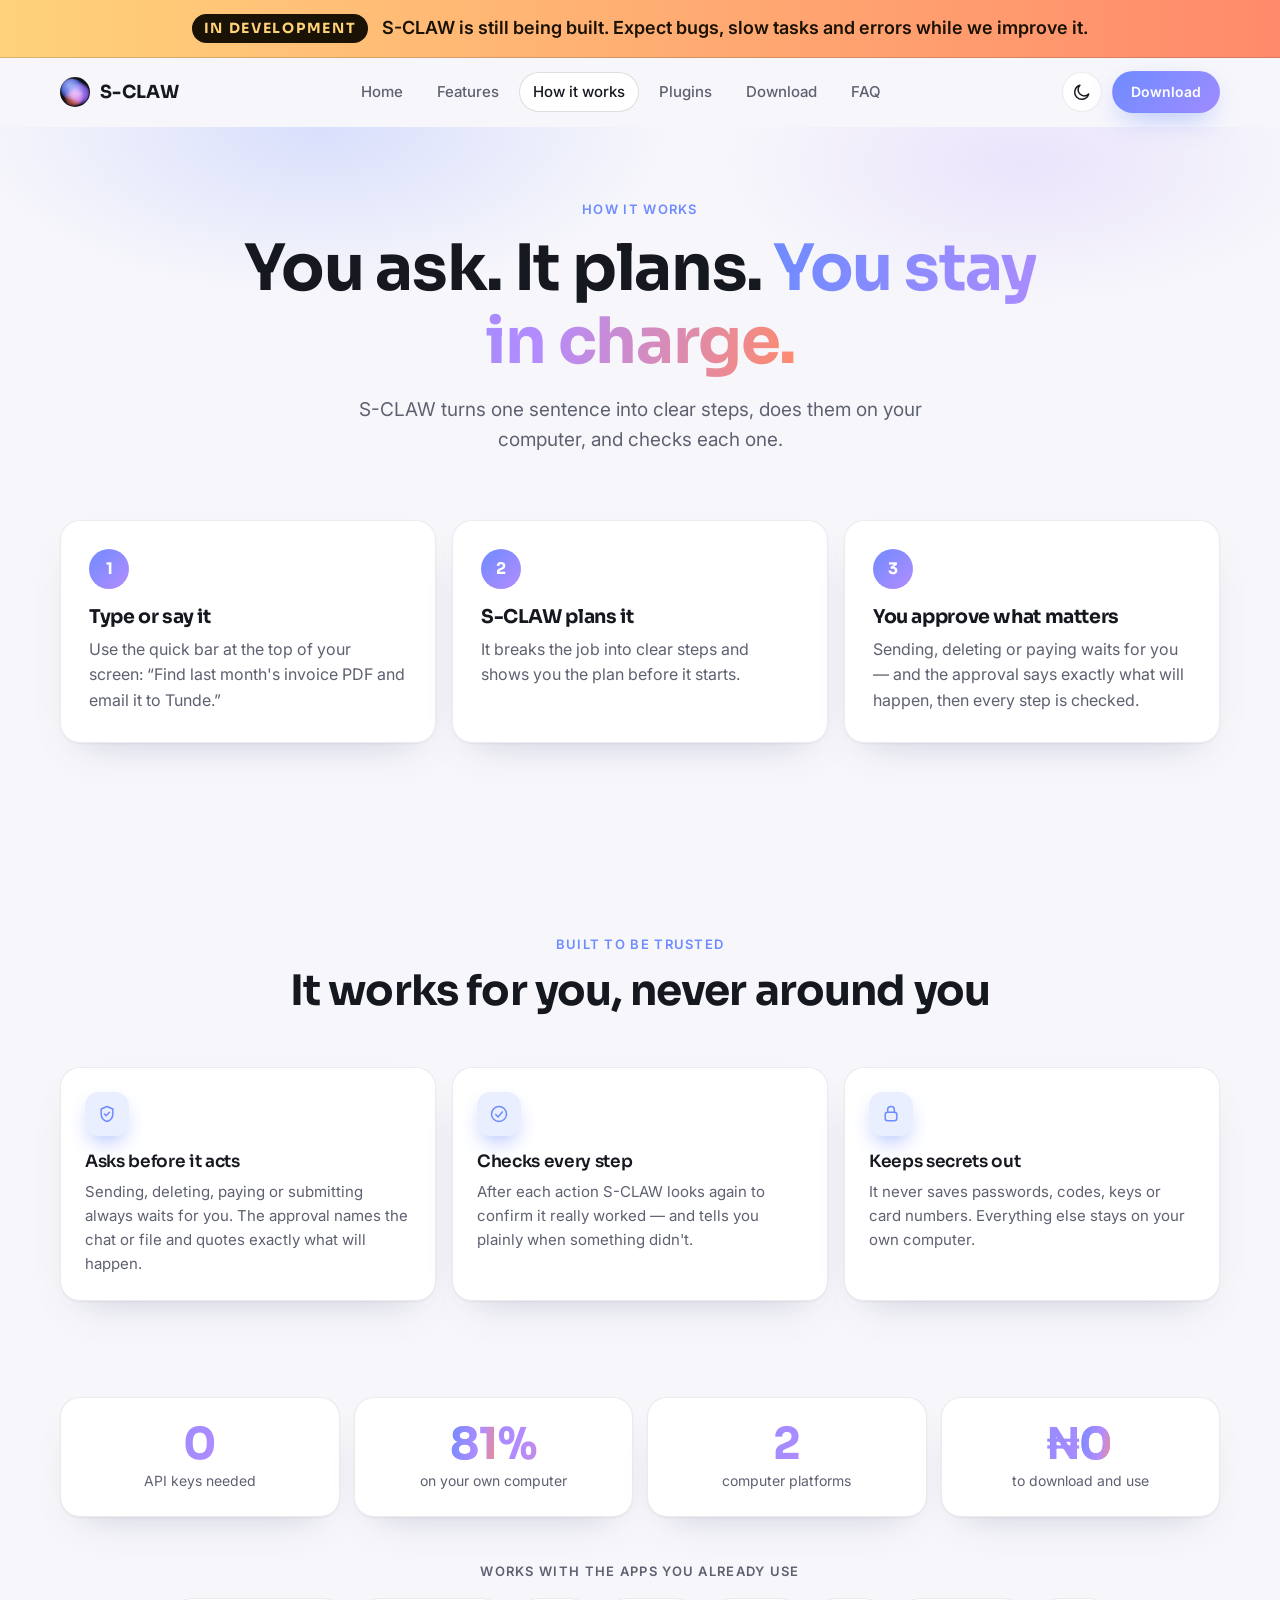
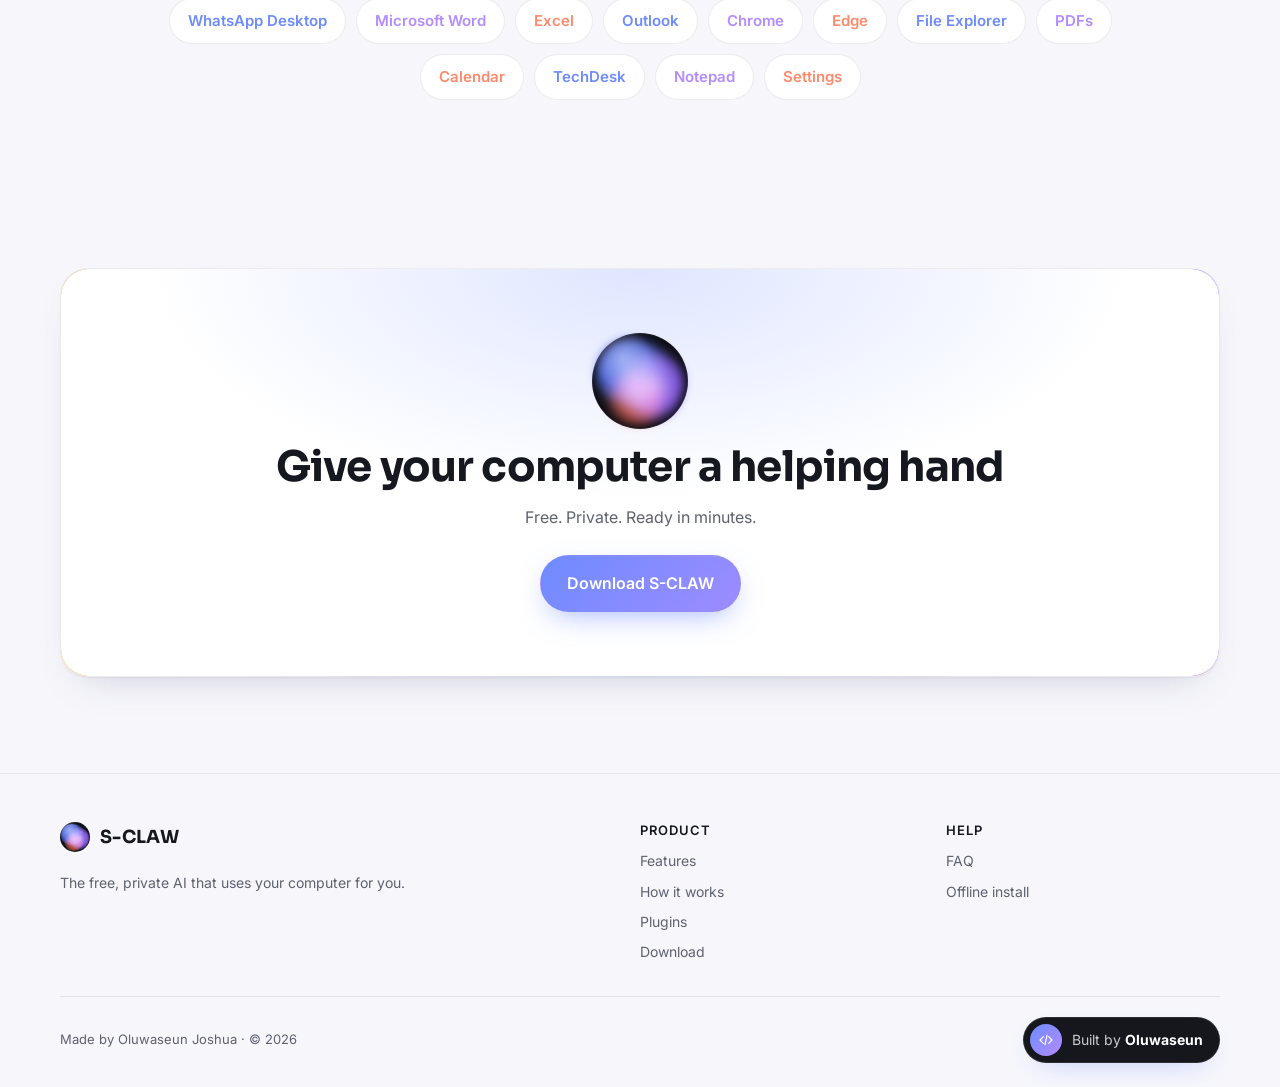
<file: how-it-works.html>
<!DOCTYPE html>
<html lang="en" data-theme="dark">
<head>
  <meta charset="utf-8" />
  <meta name="viewport" content="width=device-width, initial-scale=1" />
  <title>How it works — S-CLAW</title>
  <meta name="description" content="Type or say a task. S-CLAW plans it, asks before anything important, and checks every step." />
  <meta name="theme-color" content="#0b0c10" />
  <meta property="og:title" content="How it works — S-CLAW" />
  <meta property="og:description" content="Free, private AI agent. Download, install, and just tell it what to do." />
  <meta property="og:image" content="/assets/icon-512.png" />
  <link rel="icon" href="/assets/favicon.svg" type="image/svg+xml" />
  <link rel="apple-touch-icon" href="/assets/icon-512.png" />
  <link rel="preconnect" href="https://fonts.googleapis.com" />
  <link rel="preconnect" href="https://fonts.gstatic.com" crossorigin />
  <link href="https://fonts.googleapis.com/css2?family=Sora:wght@500;600;700&family=Inter:wght@400;500;600&display=swap" rel="stylesheet" />
  <link rel="stylesheet" href="/styles.css?v=202611051101" />
  <script>
    try { var t = localStorage.getItem("sclaw-theme"); if (t) document.documentElement.dataset.theme = t;
      else if (matchMedia("(prefers-color-scheme: light)").matches) document.documentElement.dataset.theme = "light"; } catch (e) {}
  </script>
</head>
<body>
  <a class="skip" href="#main">Skip to content</a>

  <div class="beta-banner" role="status">
    <div class="beta-banner-inner">
      <span class="beta-badge">In development</span>
      <p>S-CLAW is still being built. Expect bugs, slow tasks and errors while we improve it.</p>
    </div>
  </div>

  <header class="nav" id="nav">
    <div class="wrap nav-inner">
      <a class="brand" href="/" aria-label="S-CLAW home">
        <span class="orb orb-sm" aria-hidden="true"><i></i><i></i><i></i></span>
        <span class="brand-name">S-CLAW</span>
      </a>
      <nav class="nav-links" aria-label="Main">
        <a href="/">Home</a>
        <a href="/features">Features</a>
        <a href="/how-it-works" aria-current="page">How it works</a>
        <a href="/plugins">Plugins</a>
        <a href="/download">Download</a>
        <a href="/faq">FAQ</a>
      </nav>
      <div class="nav-actions">
        <button class="icon-btn" id="themeBtn" type="button" aria-label="Switch to light mode" title="Switch theme">
          <svg class="i-sun" viewBox="0 0 24 24" aria-hidden="true"><circle cx="12" cy="12" r="4.5"/><path d="M12 2v2.5M12 19.5V22M2 12h2.5M19.5 12H22M4.9 4.9l1.8 1.8M17.3 17.3l1.8 1.8M4.9 19.1l1.8-1.8M17.3 6.7l1.8-1.8"/></svg>
          <svg class="i-moon" viewBox="0 0 24 24" aria-hidden="true"><path d="M20 14.5A8.5 8.5 0 1 1 9.5 4a7 7 0 0 0 10.5 10.5z"/></svg>
        </button>
        <a class="btn btn-primary btn-sm" href="/download">Download</a>
        <button class="icon-btn menu-btn" id="menuBtn" type="button" aria-label="Open menu" aria-expanded="false" aria-controls="mobileMenu">
          <svg viewBox="0 0 24 24" aria-hidden="true"><path d="M4 7h16M4 12h16M4 17h16"/></svg>
        </button>
      </div>
    </div>
    <nav class="mobile-menu" id="mobileMenu" aria-label="Mobile">
        <a href="/">Home</a>
        <a href="/features">Features</a>
        <a href="/how-it-works" aria-current="page">How it works</a>
        <a href="/plugins">Plugins</a>
        <a href="/download">Download</a>
        <a href="/faq">FAQ</a>
    </nav>
  </header>

  <main id="main">
    <section class="page-hero">
      <div class="page-glow" aria-hidden="true"></div>
      <div class="wrap">
        <p class="eyebrow">How it works</p>
        <h1>You ask. It plans. <span class="grad">You stay in charge.</span></h1>
        <p class="lead">S-CLAW turns one sentence into clear steps, does them on your computer, and checks each one.</p>
      </div>
    </section>

    <!-- HOW -->
    <section class="section first" id="how">
      <div class="wrap">
        <ol class="steps">
          <li class="step tilt">
            <span class="num">1</span>
            <h3>Type or say it</h3>
            <p>Use the quick bar at the top of your screen: “Find last month's invoice PDF and email it to Tunde.”</p>
          </li>
          <li class="step tilt">
            <span class="num">2</span>
            <h3>S-CLAW plans it</h3>
            <p>It breaks the job into clear steps and shows you the plan before it starts.</p>
          </li>
          <li class="step tilt">
            <span class="num">3</span>
            <h3>You approve what matters</h3>
            <p>Sending, deleting or paying waits for you — and the approval says exactly what will happen, then every step is checked.</p>
          </li>
        </ol>
      </div>
    </section>

    <!-- SAFETY -->
    <section class="section">
      <div class="wrap">
        <header class="sec-head">
          <p class="eyebrow">Built to be trusted</p>
          <h2>It works for you, never around you</h2>
        </header>
        <div class="grid trio">
          <article class="card tilt">
            <span class="ico"><svg viewBox="0 0 24 24"><path d="M12 3l7 3v6c0 4.5-3 7.8-7 9-4-1.2-7-4.5-7-9V6z"/><path d="M9 12l2 2 4-4"/></svg></span>
            <h3>Asks before it acts</h3>
            <p>Sending, deleting, paying or submitting always waits for you. The approval names the chat or file and quotes exactly what will happen.</p>
          </article>
          <article class="card tilt">
            <span class="ico"><svg viewBox="0 0 24 24"><circle cx="12" cy="12" r="9"/><path d="M8 12.5l3 3 5-6"/></svg></span>
            <h3>Checks every step</h3>
            <p>After each action S-CLAW looks again to confirm it really worked — and tells you plainly when something didn't.</p>
          </article>
          <article class="card tilt">
            <span class="ico"><svg viewBox="0 0 24 24"><rect x="5" y="10" width="14" height="10" rx="3"/><path d="M8 10V7a4 4 0 0 1 8 0v3"/></svg></span>
            <h3>Keeps secrets out</h3>
            <p>It never saves passwords, codes, keys or card numbers. Everything else stays on your own computer.</p>
          </article>
        </div>
      </div>
    </section>

    <!-- STATS + APPS -->
    <section class="strip alt-strip" aria-label="S-CLAW at a glance">
      <div class="wrap stats">
        <div class="stat"><strong data-count="0">0</strong><span>API keys needed</span></div>
        <div class="stat"><strong><span data-count="100">100</span>%</strong><span>on your own computer</span></div>
        <div class="stat"><strong data-count="3">3</strong><span>computer platforms</span></div>
        <div class="stat"><strong>₦<span data-count="0">0</span></strong><span>to download and use</span></div>
      </div>
      <p class="marquee-label">Works with the apps you already use</p>
      <ul class="apps wrap"><li>WhatsApp Desktop</li><li>Microsoft Word</li><li>Excel</li><li>Outlook</li><li>Chrome</li><li>Edge</li><li>File Explorer</li><li>PDFs</li><li>Calendar</li><li>TechDesk</li><li>Notepad</li><li>Settings</li></ul>
    </section>

    <!-- FINAL CTA -->
    <section class="section">
      <div class="wrap">
        <div class="final">
          <span class="orb orb-md" aria-hidden="true"><i></i><i></i><i></i></span>
          <h2>Give your computer a helping hand</h2>
          <p>Free. Private. Ready in minutes.</p>
          <a class="btn btn-primary btn-lg" href="/download">Download S-CLAW</a>
        </div>
      </div>
    </section>
  </main>

  <footer class="foot">
    <div class="wrap foot-grid">
      <div>
        <a class="brand" href="/">
          <span class="orb orb-sm" aria-hidden="true"><i></i><i></i><i></i></span>
          <span class="brand-name">S-CLAW</span>
        </a>
        <p class="foot-tag">The free, private AI that uses your computer for you.</p>
      </div>
      <nav aria-label="Product">
        <h4>Product</h4>
        <a href="/features">Features</a>
        <a href="/how-it-works">How it works</a>
        <a href="/plugins">Plugins</a>
        <a href="/download">Download</a>
      </nav>
      <nav aria-label="Help">
        <h4>Help</h4>
        <a href="/faq">FAQ</a>
        <a href="/download#brains">Offline install</a>
      </nav>
    </div>
    <div class="wrap foot-bottom">
      <p>Made by Oluwaseun Joshua · © <span id="year">2026</span></p>
      <a class="made-by" href="https://oluwaseun-joshua-site.vercel.app/" target="_blank" rel="noopener" aria-label="Built by Oluwaseun, open his portfolio">
        <span class="made-by-icon" aria-hidden="true">
          <svg viewBox="0 0 24 24" fill="none" stroke="currentColor" stroke-width="2.2" stroke-linecap="round" stroke-linejoin="round"><path d="M8 7l-5 5 5 5M16 7l5 5-5 5M13.5 5l-3 14"/></svg>
        </span>
        <span class="made-by-text">Built by <strong>Oluwaseun</strong></span>
      </a>
    </div>
  </footer>

  <script src="/downloads.js?v=202611051101"></script>
  <script src="/app.js?v=202611051101"></script>
</body>
</html>
</file>
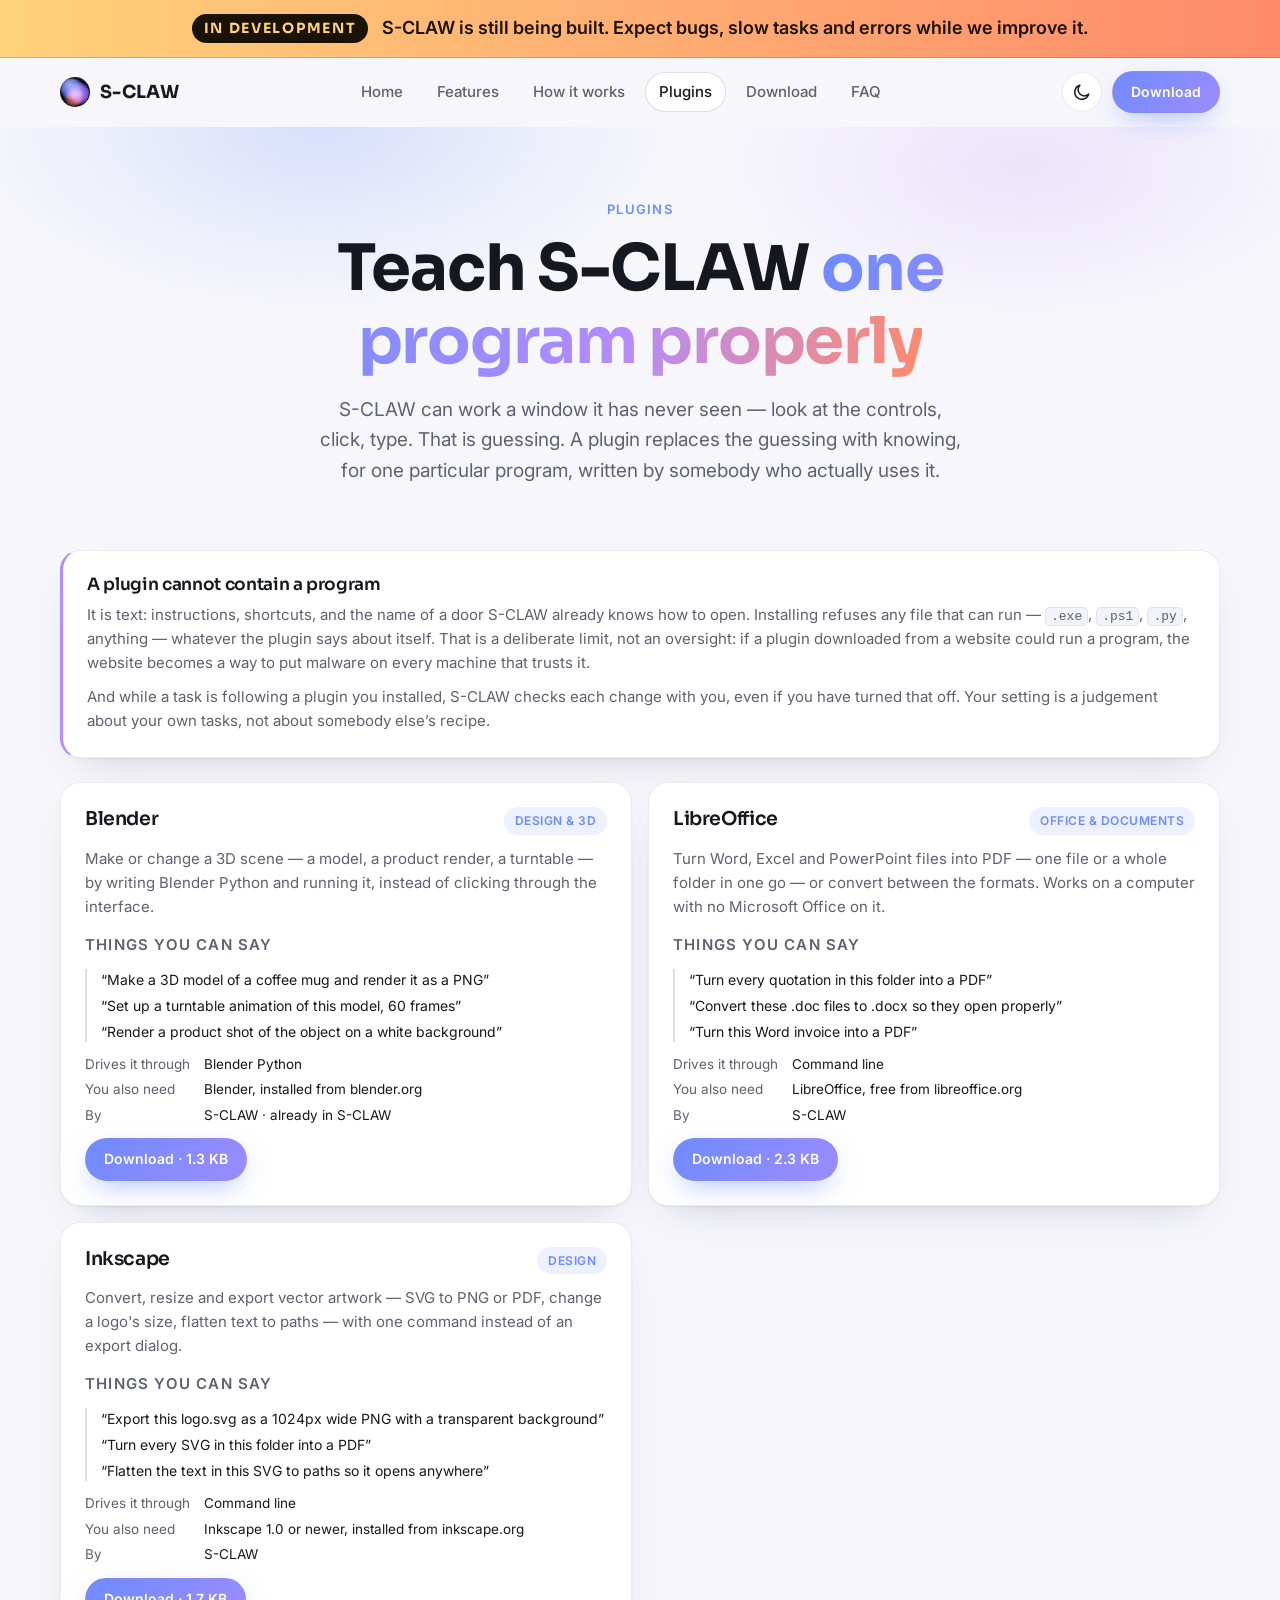
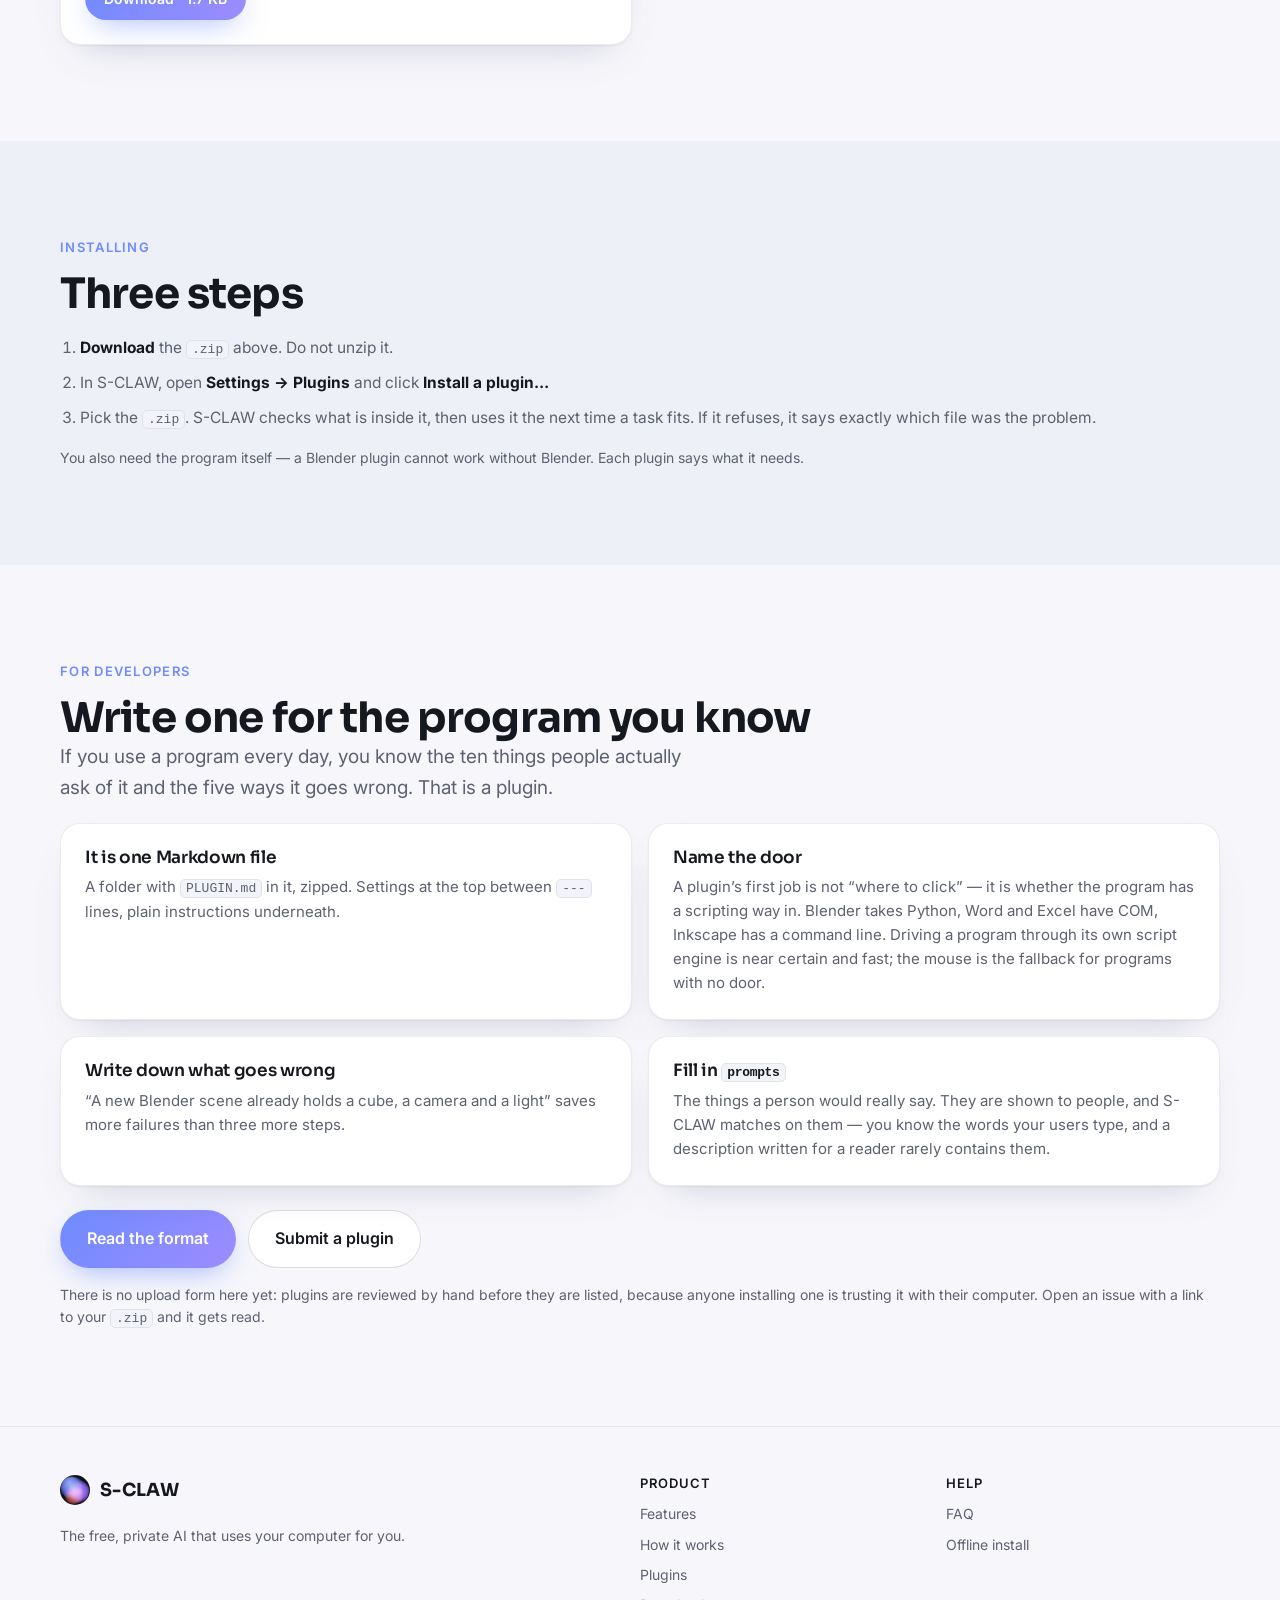
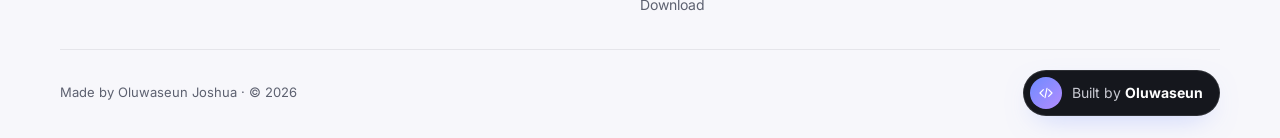
<file: plugins.html>
<!DOCTYPE html>
<html lang="en" data-theme="dark">
<head>
  <meta charset="utf-8" />
  <meta name="viewport" content="width=device-width, initial-scale=1" />
  <title>Plugins — S-CLAW</title>
  <meta name="description" content="Teach S-CLAW to drive one particular program. A plugin is written instructions, never a program - anything that can run is refused on install." />
  <meta name="theme-color" content="#0b0c10" />
  <meta property="og:title" content="Plugins — S-CLAW" />
  <meta property="og:description" content="Free, private AI agent. Download, install, and just tell it what to do." />
  <meta property="og:image" content="/assets/icon-512.png" />
  <link rel="icon" href="/assets/favicon.svg" type="image/svg+xml" />
  <link rel="apple-touch-icon" href="/assets/icon-512.png" />
  <link rel="preconnect" href="https://fonts.googleapis.com" />
  <link rel="preconnect" href="https://fonts.gstatic.com" crossorigin />
  <link href="https://fonts.googleapis.com/css2?family=Sora:wght@500;600;700&family=Inter:wght@400;500;600&display=swap" rel="stylesheet" />
  <link rel="stylesheet" href="/styles.css?v=202611051101" />
  <script>
    try { var t = localStorage.getItem("sclaw-theme"); if (t) document.documentElement.dataset.theme = t;
      else if (matchMedia("(prefers-color-scheme: light)").matches) document.documentElement.dataset.theme = "light"; } catch (e) {}
  </script>
</head>
<body>
  <a class="skip" href="#main">Skip to content</a>

  <div class="beta-banner" role="status">
    <div class="beta-banner-inner">
      <span class="beta-badge">In development</span>
      <p>S-CLAW is still being built. Expect bugs, slow tasks and errors while we improve it.</p>
    </div>
  </div>

  <header class="nav" id="nav">
    <div class="wrap nav-inner">
      <a class="brand" href="/" aria-label="S-CLAW home">
        <span class="orb orb-sm" aria-hidden="true"><i></i><i></i><i></i></span>
        <span class="brand-name">S-CLAW</span>
      </a>
      <nav class="nav-links" aria-label="Main">
        <a href="/">Home</a>
        <a href="/features">Features</a>
        <a href="/how-it-works">How it works</a>
        <a href="/plugins" aria-current="page">Plugins</a>
        <a href="/download">Download</a>
        <a href="/faq">FAQ</a>
      </nav>
      <div class="nav-actions">
        <button class="icon-btn" id="themeBtn" type="button" aria-label="Switch to light mode" title="Switch theme">
          <svg class="i-sun" viewBox="0 0 24 24" aria-hidden="true"><circle cx="12" cy="12" r="4.5"/><path d="M12 2v2.5M12 19.5V22M2 12h2.5M19.5 12H22M4.9 4.9l1.8 1.8M17.3 17.3l1.8 1.8M4.9 19.1l1.8-1.8M17.3 6.7l1.8-1.8"/></svg>
          <svg class="i-moon" viewBox="0 0 24 24" aria-hidden="true"><path d="M20 14.5A8.5 8.5 0 1 1 9.5 4a7 7 0 0 0 10.5 10.5z"/></svg>
        </button>
        <a class="btn btn-primary btn-sm" href="/download">Download</a>
        <button class="icon-btn menu-btn" id="menuBtn" type="button" aria-label="Open menu" aria-expanded="false" aria-controls="mobileMenu">
          <svg viewBox="0 0 24 24" aria-hidden="true"><path d="M4 7h16M4 12h16M4 17h16"/></svg>
        </button>
      </div>
    </div>
    <nav class="mobile-menu" id="mobileMenu" aria-label="Mobile">
        <a href="/">Home</a>
        <a href="/features">Features</a>
        <a href="/how-it-works">How it works</a>
        <a href="/plugins" aria-current="page">Plugins</a>
        <a href="/download">Download</a>
        <a href="/faq">FAQ</a>
    </nav>
  </header>

  <main id="main">
    <section class="page-hero">
      <div class="page-glow" aria-hidden="true"></div>
      <div class="wrap">
        <p class="eyebrow">Plugins</p>
        <h1>Teach S-CLAW <span class="grad">one program properly</span></h1>
        <p class="lead">S-CLAW can work a window it has never seen &mdash; look at the controls, click, type.
          That is guessing. A plugin replaces the guessing with knowing, for one particular program,
          written by somebody who actually uses it.</p>
      </div>
    </section>

    <section class="section first">
      <div class="wrap">
        <div class="plug-note card">
          <h3>A plugin cannot contain a program</h3>
          <p>It is text: instructions, shortcuts, and the name of a door S-CLAW already knows how to
            open. Installing refuses any file that can run &mdash; <code>.exe</code>, <code>.ps1</code>,
            <code>.py</code>, anything &mdash; whatever the plugin says about itself. That is a
            deliberate limit, not an oversight: if a plugin downloaded from a website could run a
            program, the website becomes a way to put malware on every machine that trusts it.</p>
          <p>And while a task is following a plugin you installed, S-CLAW checks each change with you,
            even if you have turned that off. Your setting is a judgement about your own tasks, not
            about somebody else&rsquo;s recipe.</p>
        </div>

        <div class="grid plug-grid" id="plugList"></div>
      </div>
    </section>

    <section class="section alt">
      <div class="wrap">
        <p class="eyebrow">Installing</p>
        <h2>Three steps</h2>
        <ol class="plug-steps">
          <li><b>Download</b> the <code>.zip</code> above. Do not unzip it.</li>
          <li>In S-CLAW, open <b>Settings &rarr; Plugins</b> and click <b>Install a plugin&hellip;</b></li>
          <li>Pick the <code>.zip</code>. S-CLAW checks what is inside it, then uses it the next time a
            task fits. If it refuses, it says exactly which file was the problem.</li>
        </ol>
        <p class="plug-small">You also need the program itself &mdash; a Blender plugin cannot work
          without Blender. Each plugin says what it needs.</p>
      </div>
    </section>

    <section class="section">
      <div class="wrap">
        <p class="eyebrow">For developers</p>
        <h2>Write one for the program you know</h2>
        <p class="lead">If you use a program every day, you know the ten things people actually ask of
          it and the five ways it goes wrong. That is a plugin.</p>
        <div class="grid plug-how">
          <article class="card">
            <h3>It is one Markdown file</h3>
            <p>A folder with <code>PLUGIN.md</code> in it, zipped. Settings at the top between
              <code>---</code> lines, plain instructions underneath.</p>
          </article>
          <article class="card">
            <h3>Name the door</h3>
            <p>A plugin&rsquo;s first job is not &ldquo;where to click&rdquo; &mdash; it is whether the
              program has a scripting way in. Blender takes Python, Word and Excel have COM,
              Inkscape has a command line. Driving a program through its own script engine is near
              certain and fast; the mouse is the fallback for programs with no door.</p>
          </article>
          <article class="card">
            <h3>Write down what goes wrong</h3>
            <p>&ldquo;A new Blender scene already holds a cube, a camera and a light&rdquo; saves more
              failures than three more steps.</p>
          </article>
          <article class="card">
            <h3>Fill in <code>prompts</code></h3>
            <p>The things a person would really say. They are shown to people, and S-CLAW matches on
              them &mdash; you know the words your users type, and a description written for a reader
              rarely contains them.</p>
          </article>
        </div>
        <div class="plug-cta">
          <a class="btn btn-primary btn-lg" id="plugDocs" href="#" target="_blank" rel="noopener">Read the format</a>
          <a class="btn btn-ghost btn-lg" id="plugSubmit" href="#" target="_blank" rel="noopener">Submit a plugin</a>
        </div>
        <p class="plug-small">There is no upload form here yet: plugins are reviewed by hand before
          they are listed, because anyone installing one is trusting it with their computer. Open an
          issue with a link to your <code>.zip</code> and it gets read.</p>
      </div>
    </section>
  </main>

  <footer class="foot">
    <div class="wrap foot-grid">
      <div>
        <a class="brand" href="/">
          <span class="orb orb-sm" aria-hidden="true"><i></i><i></i><i></i></span>
          <span class="brand-name">S-CLAW</span>
        </a>
        <p class="foot-tag">The free, private AI that uses your computer for you.</p>
      </div>
      <nav aria-label="Product">
        <h4>Product</h4>
        <a href="/features">Features</a>
        <a href="/how-it-works">How it works</a>
        <a href="/plugins">Plugins</a>
        <a href="/download">Download</a>
      </nav>
      <nav aria-label="Help">
        <h4>Help</h4>
        <a href="/faq">FAQ</a>
        <a href="/download#brains">Offline install</a>
      </nav>
    </div>
    <div class="wrap foot-bottom">
      <p>Made by Oluwaseun Joshua · © <span id="year">2026</span></p>
      <a class="made-by" href="https://oluwaseun-joshua-site.vercel.app/" target="_blank" rel="noopener" aria-label="Built by Oluwaseun, open his portfolio">
        <span class="made-by-icon" aria-hidden="true">
          <svg viewBox="0 0 24 24" fill="none" stroke="currentColor" stroke-width="2.2" stroke-linecap="round" stroke-linejoin="round"><path d="M8 7l-5 5 5 5M16 7l5 5-5 5M13.5 5l-3 14"/></svg>
        </span>
        <span class="made-by-text">Built by <strong>Oluwaseun</strong></span>
      </a>
    </div>
  </footer>

  <script src="/downloads.js?v=202611051101"></script>
  <script src="/plugins.js?v=202611131200"></script>
  <script src="/app.js?v=202611051101"></script>
</body>
</html>
</file>
<file: styles.css>
/* ---------- tokens ---------- */
:root {
  --blue: #6e8bff;
  --violet: #b38cff;
  --peach: #ff8a6b;
  --gold: #ffd27a;
  --r-sm: 12px;
  --r: 20px;
  --r-lg: 28px;
  --ease: cubic-bezier(.2, .7, .2, 1);
  --font: "Inter", system-ui, -apple-system, "Segoe UI", Roboto, sans-serif;
  --display: "Sora", var(--font);
}
[data-theme="dark"] {
  --bg: #0b0c10;
  --bg-2: #111318;
  --surface: #15171d;
  --surface-2: #1b1e26;
  --line: rgba(255, 255, 255, .08);
  --line-2: rgba(255, 255, 255, .14);
  --text: #ededf0;
  --muted: #a6a7ae;
  --shadow: 0 1px 0 rgba(255, 255, 255, .04) inset, 0 20px 50px -24px rgba(0, 0, 0, .7);
  color-scheme: dark;
}
[data-theme="light"] {
  --bg: #f7f7fb;
  --bg-2: #eef0f7;
  --surface: #ffffff;
  --surface-2: #f3f4fa;
  --line: rgba(20, 24, 40, .08);
  --line-2: rgba(20, 24, 40, .14);
  --text: #16181f;
  --muted: #5d6170;
  --shadow: 0 1px 2px rgba(20, 24, 40, .05), 0 18px 40px -22px rgba(40, 50, 100, .25);
  color-scheme: light;
}

/* ---------- base ---------- */
*, *::before, *::after { box-sizing: border-box; }
html { scroll-behavior: smooth; scroll-padding-top: 84px; }
body {
  margin: 0; background: var(--bg); color: var(--text);
  font: 400 16px/1.6 var(--font); -webkit-font-smoothing: antialiased;
  transition: background .3s var(--ease), color .3s var(--ease);
  overflow-x: hidden;
}
h1, h2, h3 { font-family: var(--display); line-height: 1.15; margin: 0; letter-spacing: -.02em; }
p { margin: 0; }
a { color: inherit; text-decoration: none; }
svg { width: 20px; height: 20px; fill: none; stroke: currentColor; stroke-width: 1.8; stroke-linecap: round; stroke-linejoin: round; flex: none; }
:focus-visible { outline: 2px solid var(--blue); outline-offset: 3px; border-radius: 10px; }
.skip { position: absolute; left: -999px; top: 8px; z-index: 100; background: var(--blue); color: #fff; padding: 8px 14px; border-radius: 10px; }
.skip:focus { left: 12px; }
.wrap { width: min(1160px, 100% - 40px); margin-inline: auto; }
.narrow { width: min(760px, 100% - 40px); }

/* ---------- animated orb logo ---------- */
.orb { position: relative; display: inline-grid; place-items: center; border-radius: 50%; isolation: isolate; flex: none; }
.orb i {
  position: absolute; inset: 8%; border-radius: 46% 54% 50% 50% / 52% 46% 54% 48%;
  mix-blend-mode: screen; filter: blur(var(--blur, 3px)); opacity: .95;
  animation: orb-spin 7s linear infinite, orb-morph 5s ease-in-out infinite alternate;
}
.orb { background: radial-gradient(circle at 50% 50%, #1a1d2b, #0b0c12 70%); box-shadow: 0 0 0 1px rgba(255,255,255,.06) inset; }
.orb i:nth-child(1) { inset: 6% 18% 22% 4%; background: radial-gradient(circle at 40% 40%, var(--blue) 0, #4a63e0 40%, transparent 70%); }
.orb i:nth-child(2) { inset: 16% 4% 6% 22%; background: radial-gradient(circle at 60% 50%, var(--violet) 0, #7b4fe0 40%, transparent 70%); animation-duration: 9s, 6s; animation-direction: reverse, alternate; }
.orb i:nth-child(3) { inset: 30% 20% 4% 14%; background: radial-gradient(circle at 50% 60%, var(--peach) 0, #e0563a 35%, transparent 68%); animation-duration: 11s, 7s; opacity: .75; }
.orb::after { content: ""; position: absolute; inset: 0; border-radius: 50%; background: radial-gradient(circle at 32% 26%, rgba(255,255,255,.35), transparent 32%); z-index: 2; }
.orb-xs { width: 22px; height: 22px; --blur: 1.5px; }
.orb-sm { width: 30px; height: 30px; --blur: 2px; }
.orb-md { width: 76px; height: 76px; --blur: 5px; }
.orb-xl { width: clamp(220px, 30vw, 320px); height: clamp(220px, 30vw, 320px); --blur: 10px; }
.orb-xl b { position: absolute; inset: -18%; border-radius: 50%; background: radial-gradient(circle, rgba(110,139,255,.35), transparent 65%); z-index: -1; animation: breathe 4s ease-in-out infinite; }
@keyframes orb-spin { to { transform: rotate(360deg); } }
@keyframes orb-morph {
  0% { border-radius: 46% 54% 50% 50% / 52% 46% 54% 48%; scale: 1; }
  50% { border-radius: 58% 42% 44% 56% / 44% 58% 42% 56%; scale: 1.06; }
  100% { border-radius: 40% 60% 56% 44% / 58% 40% 60% 42%; scale: .96; }
}
@keyframes breathe { 50% { transform: scale(1.12); opacity: .7; } }

/* ---------- buttons ---------- */
.btn { display: inline-flex; align-items: center; justify-content: center; gap: 10px; border-radius: 999px; font-weight: 600; border: 1px solid transparent; cursor: pointer; transition: transform .2s var(--ease), box-shadow .2s var(--ease), background .2s var(--ease); white-space: nowrap; }
.btn:active { transform: scale(.98); }
.btn-sm { padding: 9px 18px; font-size: 14px; }
.btn-lg { padding: 15px 26px; font-size: 16px; }
.btn-primary { background: linear-gradient(135deg, var(--blue), var(--violet)); color: #fff; box-shadow: 0 10px 30px -10px rgba(110, 139, 255, .7); }
.btn-primary:hover { transform: translateY(-2px); box-shadow: 0 16px 36px -12px rgba(110, 139, 255, .85); }
.btn-ghost { background: var(--surface); border-color: var(--line-2); color: var(--text); }
.btn-ghost:hover { background: var(--surface-2); }
.icon-btn { width: 40px; height: 40px; border-radius: 50%; display: grid; place-items: center; background: var(--surface); border: 1px solid var(--line); color: var(--text); cursor: pointer; transition: background .2s; }
.icon-btn:hover { background: var(--surface-2); }
[data-theme="dark"] .i-moon, [data-theme="light"] .i-sun { display: none; }

/* ---------- in-development banner ---------- */
.beta-banner { position: relative; z-index: 60; background: linear-gradient(90deg, var(--gold), var(--peach)); color: #1a1205; text-align: center; border-bottom: 1px solid rgba(0, 0, 0, .15); }
.beta-banner-inner { display: flex; align-items: center; justify-content: center; flex-wrap: wrap; gap: 8px 14px; padding: 14px 16px; font-size: clamp(15px, 2.2vw, 18px); line-height: 1.35; font-weight: 600; }
.beta-badge { font-family: var(--display); font-weight: 700; font-size: .78em; letter-spacing: .12em; text-transform: uppercase; background: #1a1205; color: var(--gold); padding: 5px 12px; border-radius: 999px; white-space: nowrap; }
.beta-banner p { margin: 0; }

/* ---------- nav ---------- */
.nav { position: sticky; top: 0; z-index: 50; transition: background .3s, border-color .3s; border-bottom: 1px solid transparent; }
.nav.scrolled { background: color-mix(in srgb, var(--bg) 82%, transparent); backdrop-filter: blur(14px); -webkit-backdrop-filter: blur(14px); border-color: var(--line); }
.nav-inner { display: flex; align-items: center; justify-content: space-between; height: 68px; gap: 20px; }
.brand { display: inline-flex; align-items: center; gap: 10px; }
.brand-name { font-family: var(--display); font-weight: 700; font-size: 18px; letter-spacing: .02em; }
.nav-links { display: flex; gap: 6px; }
.nav-links a { padding: 8px 14px; border-radius: 999px; color: var(--muted); font-size: 15px; font-weight: 500; transition: color .2s, background .2s; }
.nav-links a:hover { color: var(--text); background: var(--surface); }
.nav-actions { display: flex; align-items: center; gap: 10px; }
.menu-btn { display: none; }
.mobile-menu { display: none; }

/* ---------- hero ---------- */
.hero { position: relative; padding: 44px 0 40px; overflow: hidden; }
.glow { position: absolute; inset: -20% -10% auto; height: 700px; background:
  radial-gradient(40% 50% at 70% 35%, rgba(110,139,255,.22), transparent 70%),
  radial-gradient(30% 40% at 85% 60%, rgba(179,140,255,.18), transparent 70%); pointer-events: none; }
.pill { display: inline-flex; align-items: center; gap: 8px; padding: 7px 14px; border-radius: 999px; background: var(--surface); border: 1px solid var(--line); font-size: 13px; font-weight: 500; color: var(--muted); }
.dot { width: 8px; height: 8px; border-radius: 50%; background: #3ddc97; box-shadow: 0 0 0 4px rgba(61,220,151,.18); }
h1 { font-size: clamp(38px, 5.6vw, 64px); margin: 22px 0 20px; font-weight: 700; }
.grad { background: linear-gradient(100deg, var(--blue), var(--violet) 55%, var(--peach)); -webkit-background-clip: text; background-clip: text; color: transparent; }
.lead { font-size: clamp(17px, 1.6vw, 19px); color: var(--muted); max-width: 34em; }
.hero-cta { display: flex; flex-wrap: wrap; gap: 12px; margin: 32px 0 16px; }
.fine { font-size: 13px; color: var(--muted); }

.cmd { position: relative; z-index: 3; margin-top: -48px; width: min(440px, 100%); background: color-mix(in srgb, var(--surface) 88%, transparent); backdrop-filter: blur(16px); -webkit-backdrop-filter: blur(16px); border: 1px solid var(--line-2); border-radius: var(--r-lg); padding: 14px; box-shadow: var(--shadow); }
.cmd-bar { display: flex; align-items: center; gap: 10px; padding: 10px 14px; border-radius: 999px; background: var(--surface-2); border: 1px solid var(--line); font-size: 14px; font-weight: 500; min-height: 44px; }
.cmd-text { white-space: nowrap; overflow: hidden; text-overflow: ellipsis; }
.caret { width: 2px; height: 18px; background: var(--blue); animation: blink 1s steps(1) infinite; flex: none; }
@keyframes blink { 50% { opacity: 0; } }
.cmd-steps { list-style: none; margin: 12px 4px 2px; padding: 0; display: grid; gap: 8px; font-size: 14px; }
.cmd-steps li { display: flex; align-items: center; gap: 10px; color: var(--muted); opacity: 0; translate: 0 6px; transition: opacity .35s var(--ease), translate .35s var(--ease); }
.cmd-steps li.show { opacity: 1; translate: 0 0; }
.cmd-steps li::before { content: ""; width: 18px; height: 18px; border-radius: 50%; flex: none; background: rgba(61,220,151,.15) url("data:image/svg+xml,%3Csvg xmlns='http://www.w3.org/2000/svg' viewBox='0 0 24 24' fill='none' stroke='%233ddc97' stroke-width='3' stroke-linecap='round' stroke-linejoin='round'%3E%3Cpath d='M6 12.5l4 4 8-9'/%3E%3C/svg%3E") center/12px no-repeat; }
.cmd-steps li.ask { color: var(--text); font-weight: 500; }
.cmd-steps li.ask::before { background: rgba(255,210,122,.18) url("data:image/svg+xml,%3Csvg xmlns='http://www.w3.org/2000/svg' viewBox='0 0 24 24' fill='none' stroke='%23e6b35a' stroke-width='3' stroke-linecap='round'%3E%3Cpath d='M12 7v6M12 17h.01'/%3E%3C/svg%3E") center/12px no-repeat; }
.chip { margin-left: auto; padding: 4px 12px; border-radius: 999px; background: linear-gradient(135deg, var(--blue), var(--violet)); color: #fff; font-size: 12px; font-weight: 600; }

/* ---------- sections ---------- */
.section { padding: 96px 0; }
.section.alt { background: var(--bg-2); }
.sec-head { text-align: center; max-width: 720px; margin: 0 auto 52px; }
.eyebrow { font-size: 13px; font-weight: 600; letter-spacing: .1em; text-transform: uppercase; color: var(--blue); margin-bottom: 12px; }
h2 { font-size: clamp(28px, 3.6vw, 42px); font-weight: 700; }
.sec-sub { color: var(--muted); font-size: 17px; margin-top: 14px; }
.split .sec-sub { margin-bottom: 8px; }

.grid { display: grid; gap: 16px; }
.feats { grid-template-columns: repeat(4, 1fr); }
.card { background: var(--surface); border: 1px solid var(--line); border-radius: var(--r); padding: 24px; box-shadow: var(--shadow); transition: transform .25s var(--ease), border-color .25s; }
.feats .card:hover { transform: translateY(-4px); border-color: var(--line-2); }
.card h3 { font-size: 17px; margin: 16px 0 8px; font-weight: 600; }
.card p { color: var(--muted); font-size: 15px; }
.ico { width: 44px; height: 44px; border-radius: 14px; display: grid; place-items: center; color: var(--blue); background: color-mix(in srgb, var(--blue) 14%, transparent); }
.feats .card:nth-child(4n+2) .ico { color: var(--violet); background: color-mix(in srgb, var(--violet) 14%, transparent); }
.feats .card:nth-child(4n+3) .ico { color: var(--peach); background: color-mix(in srgb, var(--peach) 14%, transparent); }
.feats .card:nth-child(4n+4) .ico { color: #e6b35a; background: color-mix(in srgb, var(--gold) 18%, transparent); }

.steps { list-style: none; margin: 0; padding: 0; display: grid; grid-template-columns: repeat(3, 1fr); gap: 16px; counter-reset: s; }
.step { background: var(--surface); border: 1px solid var(--line); border-radius: var(--r); padding: 28px; box-shadow: var(--shadow); }
.num { display: grid; place-items: center; width: 40px; height: 40px; border-radius: 50%; font-family: var(--display); font-weight: 700; color: #fff; background: linear-gradient(135deg, var(--blue), var(--violet)); }
.step h3 { font-size: 19px; margin: 18px 0 8px; }
.step p { color: var(--muted); }

.split { display: grid; grid-template-columns: 1.1fr 1fr; gap: 56px; align-items: center; }
.ticks { list-style: none; margin: 26px 0 0; padding: 0; display: grid; gap: 12px; }
.ticks li { display: flex; gap: 12px; align-items: center; font-weight: 500; }
.ticks li::before { content: ""; width: 22px; height: 22px; border-radius: 50%; flex: none; background: color-mix(in srgb, var(--blue) 16%, transparent) url("data:image/svg+xml,%3Csvg xmlns='http://www.w3.org/2000/svg' viewBox='0 0 24 24' fill='none' stroke='%236e8bff' stroke-width='3' stroke-linecap='round' stroke-linejoin='round'%3E%3Cpath d='M6 12.5l4 4 8-9'/%3E%3C/svg%3E") center/13px no-repeat; }
.brain { padding: 30px; border-radius: var(--r-lg); }
.brain h3 { font-size: 20px; margin: 0 0 20px; }
.brain-row { display: flex; align-items: center; justify-content: space-between; gap: 12px; padding: 16px 18px; border-radius: var(--r-sm); background: var(--surface-2); border: 1px solid var(--line); margin-bottom: 10px; }
.brain-row strong { display: block; font-family: var(--display); }
.brain-row span { color: var(--muted); font-size: 14px; }
.tag { padding: 5px 12px; border-radius: 999px; font-size: 13px; font-weight: 600; color: var(--blue) !important; background: color-mix(in srgb, var(--blue) 14%, transparent); white-space: nowrap; }
.tag-alt { color: var(--violet) !important; background: color-mix(in srgb, var(--violet) 14%, transparent); }
.brain .fine { margin-top: 12px; }

/* ---------- download ---------- */
.tabs { display: flex; gap: 6px; padding: 6px; width: fit-content; max-width: 100%; margin: 0 auto 24px; background: var(--surface); border: 1px solid var(--line); border-radius: 999px; overflow-x: auto; }
.tabs button { border: 0; background: transparent; color: var(--muted); font: 600 15px var(--font); padding: 10px 20px; border-radius: 999px; cursor: pointer; transition: background .2s, color .2s; white-space: nowrap; }
.tabs button[aria-selected="true"] { background: linear-gradient(135deg, var(--blue), var(--violet)); color: #fff; }
.dl-panel { max-width: 820px; margin: 0 auto; display: grid; gap: 14px; }
.dl-panel.fade { animation: fade .3s var(--ease); }
@keyframes fade { from { opacity: 0; translate: 0 6px; } }
.dl-meta { text-align: center; color: var(--muted); font-size: 14px; }
.dl-card { display: flex; align-items: center; gap: 18px; padding: 20px 22px; background: var(--surface); border: 1px solid var(--line); border-radius: var(--r); box-shadow: var(--shadow); }
.dl-card.rec { border-color: color-mix(in srgb, var(--blue) 55%, transparent); }
.dl-os { width: 52px; height: 52px; border-radius: 16px; display: grid; place-items: center; background: var(--surface-2); flex: none; }
.dl-os svg { width: 26px; height: 26px; }
.dl-info { flex: 1; min-width: 0; }
.dl-info strong { font-family: var(--display); font-size: 17px; display: flex; align-items: center; gap: 8px; flex-wrap: wrap; }
.dl-info span { color: var(--muted); font-size: 14px; }
.badge { font: 600 11px var(--font); text-transform: uppercase; letter-spacing: .06em; padding: 3px 9px; border-radius: 999px; color: #fff; background: linear-gradient(135deg, var(--blue), var(--violet)); }
.install { max-width: 820px; margin: 28px auto 0; padding: 24px 26px; border-radius: var(--r); border: 1px dashed var(--line-2); }
.install h3 { font-size: 17px; margin-bottom: 10px; }
.install ol { margin: 0; padding-left: 20px; color: var(--muted); display: grid; gap: 6px; }

/* ---------- faq ---------- */
.faq { display: grid; gap: 10px; }
.faq details { background: var(--surface); border: 1px solid var(--line); border-radius: var(--r); padding: 0 22px; transition: border-color .2s; }
.faq details[open] { border-color: var(--line-2); }
.faq summary { cursor: pointer; list-style: none; padding: 20px 0; font-weight: 600; display: flex; justify-content: space-between; align-items: center; gap: 16px; }
.faq summary::-webkit-details-marker { display: none; }
.faq summary::after { content: "+"; font-size: 22px; font-weight: 400; color: var(--muted); transition: rotate .25s var(--ease); }
.faq details[open] summary::after { rotate: 45deg; }
.faq details p { color: var(--muted); padding-bottom: 20px; }

/* ---------- final + footer ---------- */
.final { text-align: center; padding: 64px 24px; border-radius: var(--r-lg); background:
  radial-gradient(60% 80% at 50% 0%, color-mix(in srgb, var(--blue) 22%, transparent), transparent 70%), var(--surface);
  border: 1px solid var(--line); box-shadow: var(--shadow); display: grid; justify-items: center; gap: 14px; }
.final p { color: var(--muted); margin-bottom: 10px; }
.foot { border-top: 1px solid var(--line); padding: 28px 0; }
.foot-inner { display: flex; align-items: center; justify-content: space-between; gap: 16px; flex-wrap: wrap; }
.foot p { color: var(--muted); font-size: 14px; }
.foot nav { display: flex; gap: 18px; font-size: 14px; color: var(--muted); }
.foot nav a:hover { color: var(--text); }

/* ---------- reveal ---------- */
.reveal { opacity: 0; translate: 0 18px; transition: opacity .6s var(--ease), translate .6s var(--ease); }
.reveal.in { opacity: 1; translate: 0 0; }

/* ---------- responsive ---------- */
@media (max-width: 1000px) {
  .feats { grid-template-columns: repeat(2, 1fr); }
  .split { grid-template-columns: 1fr; }
}
@media (max-width: 760px) {
  .nav-links, .nav-actions .btn { display: none; }
  .menu-btn { display: grid; }
  .mobile-menu { display: grid; gap: 4px; padding: 0 20px; max-height: 0; overflow: hidden; transition: max-height .3s var(--ease), padding .3s; background: var(--bg); }
  .mobile-menu.open { max-height: 320px; padding: 8px 20px 16px; border-bottom: 1px solid var(--line); }
  .mobile-menu a { padding: 12px 14px; border-radius: 12px; font-weight: 500; }
  .mobile-menu a:hover { background: var(--surface); }
  .section { padding: 72px 0; }
  .steps { grid-template-columns: 1fr; }
  .hero { padding-top: 32px; }
  .dl-card { flex-wrap: wrap; }
  .dl-card .btn { width: 100%; }
}
@media (max-width: 520px) {
  .feats { grid-template-columns: 1fr; }
  .hero-cta .btn { width: 100%; }
  .tabs button { padding: 9px 14px; font-size: 14px; }
}
@media (prefers-reduced-motion: reduce) {
  *, *::before, *::after { animation-duration: .001ms !important; animation-iteration-count: 1 !important; transition-duration: .001ms !important; scroll-behavior: auto !important; }
  .reveal { opacity: 1; translate: none; }
}

/* =====================================================================
   v2 — 3D hero, aurora, strip, ring, tilt, glow borders
   ===================================================================== */
.hero-copy { position: relative; z-index: 2; text-align: center; max-width: 1040px; }
.hero-copy .lead { margin-inline: auto; }
.hero-cta { justify-content: center; }
h1 { font-size: clamp(38px, 5vw, 66px); }
.hero h1 { margin: 18px 0 16px; }
.hero .hero-cta { margin: 26px 0 12px; }

/* aurora background */
.aurora { position: absolute; inset: -10% -20% 0; pointer-events: none; z-index: 0; filter: blur(70px); opacity: .55; }
.aurora span { position: absolute; border-radius: 50%; mix-blend-mode: screen; animation: drift 18s ease-in-out infinite alternate; }
.aurora span:nth-child(1) { width: 48vw; height: 48vw; left: 4%; top: 6%; background: radial-gradient(circle, #6e8bff, transparent 65%); }
.aurora span:nth-child(2) { width: 42vw; height: 42vw; right: 2%; top: 0; background: radial-gradient(circle, #b38cff, transparent 65%); animation-duration: 22s; }
.aurora span:nth-child(3) { width: 36vw; height: 36vw; left: 34%; top: 38%; background: radial-gradient(circle, #ff7aa8, transparent 65%); animation-duration: 26s; opacity: .5; }
[data-theme="light"] .aurora { opacity: .35; }
[data-theme="light"] .aurora span { mix-blend-mode: multiply; }
@keyframes drift { 0% { transform: translate(0, 0) scale(1); } 50% { transform: translate(6vw, 4vw) scale(1.15); } 100% { transform: translate(-4vw, 2vw) scale(.92); } }
.glow { display: none; }

/* 3D stage */
.wrap-wide { width: min(1320px, 100% - 24px); margin-inline: auto; position: relative; z-index: 1; }
.stage { position: relative; height: clamp(440px, 50vw, 680px); margin-top: -6px; border-radius: 36px; }
.stage-canvas { position: absolute; inset: 0; width: 100% !important; height: 100% !important; display: block; }
.stage-fallback { position: absolute; inset: 0; display: flex; flex-direction: column; align-items: center; justify-content: center; }
.stage.is3d .stage-fallback { display: none; }
.stage-fallback .cmd { position: relative; z-index: 3; margin-top: -48px; }
.stage-caption { position: absolute; left: 50%; bottom: 10px; translate: -50% 0; z-index: 3; display: flex; align-items: center; gap: 12px; max-width: calc(100% - 24px);
  padding: 8px 16px 8px 8px; border-radius: 999px; background: color-mix(in srgb, var(--surface) 75%, transparent); border: 1px solid var(--line-2);
  backdrop-filter: blur(14px); -webkit-backdrop-filter: blur(14px); font-size: 14px; font-weight: 500; box-shadow: var(--shadow); white-space: nowrap; }
.stage-caption #stageCaption { overflow: hidden; text-overflow: ellipsis; }
.stage.no3d .stage-caption { display: none; }
.live { display: inline-flex; align-items: center; gap: 7px; padding: 5px 11px; border-radius: 999px; background: rgba(255, 90, 110, .14); color: #ff6b81; font-weight: 600; font-size: 12px; text-transform: uppercase; letter-spacing: .06em; flex: none; }
.live i { width: 7px; height: 7px; border-radius: 50%; background: #ff5a6e; animation: pulse-dot 1.4s ease-in-out infinite; }
@keyframes pulse-dot { 50% { box-shadow: 0 0 0 6px rgba(255, 90, 110, 0); opacity: .5; } 0% { box-shadow: 0 0 0 0 rgba(255, 90, 110, .5); } }

/* shiny primary button */
.btn-shine { position: relative; overflow: hidden; }
.btn-shine::after { content: ""; position: absolute; inset: 0; background: linear-gradient(105deg, transparent 35%, rgba(255,255,255,.45) 50%, transparent 65%); translate: -120% 0; animation: shine 3.6s ease-in-out infinite; }
@keyframes shine { 60%, 100% { translate: 120% 0; } }
.btn-primary { background-size: 160% 100%; transition: background-position .4s var(--ease), transform .2s var(--ease), box-shadow .2s var(--ease); }
.btn-primary:hover { background-position: 100% 0; }

/* stats + marquee */
.strip { padding: 36px 0 72px; position: relative; z-index: 1; }
.stats { display: grid; grid-template-columns: repeat(4, 1fr); gap: 14px; }
.stat { text-align: center; padding: 22px 12px; border-radius: var(--r); background: var(--surface); border: 1px solid var(--line); box-shadow: var(--shadow); }
.stat strong { display: block; font-family: var(--display); font-size: clamp(30px, 3.6vw, 44px); line-height: 1.1; background: linear-gradient(100deg, var(--blue), var(--violet) 60%, var(--peach)); -webkit-background-clip: text; background-clip: text; color: transparent; }
.stat strong span { background: inherit; -webkit-background-clip: text; background-clip: text; color: transparent; }
.stat > span { color: var(--muted); font-size: 14px; }
.marquee-label { text-align: center; color: var(--muted); font-size: 13px; font-weight: 600; letter-spacing: .1em; text-transform: uppercase; margin: 44px 0 16px; }
.marquee { overflow: hidden; -webkit-mask-image: linear-gradient(90deg, transparent, #000 12%, #000 88%, transparent); mask-image: linear-gradient(90deg, transparent, #000 12%, #000 88%, transparent); }
.marquee-track { display: flex; gap: 12px; width: max-content; animation: marquee 38s linear infinite; }
.marquee:hover .marquee-track { animation-play-state: paused; }
.marquee-track span { padding: 11px 20px; border-radius: 999px; background: var(--surface); border: 1px solid var(--line); font-weight: 600; font-size: 15px; white-space: nowrap; }
.marquee-track span:nth-child(3n+1) { color: var(--blue); }
.marquee-track span:nth-child(3n+2) { color: var(--violet); }
.marquee-track span:nth-child(3n) { color: var(--peach); }
@keyframes marquee { to { transform: translateX(calc(-50% - 6px)); } }

/* tilt cards with glare + glowing border on hover */
.tilt { position: relative; transform-style: preserve-3d; will-change: transform; transition: transform .35s var(--ease), border-color .25s, box-shadow .35s var(--ease); }
.tilt::before { content: ""; position: absolute; inset: -1px; border-radius: inherit; padding: 1px; pointer-events: none; opacity: 0; transition: opacity .3s;
  background: conic-gradient(from var(--ang, 0deg), var(--blue), var(--violet), var(--peach), var(--blue));
  -webkit-mask: linear-gradient(#000 0 0) content-box, linear-gradient(#000 0 0); -webkit-mask-composite: xor; mask-composite: exclude; }
.tilt::after { content: ""; position: absolute; inset: 0; border-radius: inherit; pointer-events: none; opacity: 0; transition: opacity .3s;
  background: radial-gradient(420px circle at var(--mx, 50%) var(--my, 50%), rgba(255,255,255,.12), transparent 45%); }
.tilt:hover::before, .tilt:hover::after { opacity: 1; }
.tilt:hover { box-shadow: 0 30px 60px -28px rgba(110, 139, 255, .55); }
.feats .card:hover { transform: none; }
.tilt > * { transform: translateZ(24px); }
@property --ang { syntax: "<angle>"; inherits: false; initial-value: 0deg; }
.tilt:hover::before { animation: spin-ang 4s linear infinite; }
@keyframes spin-ang { to { --ang: 360deg; } }
.ico { box-shadow: 0 10px 24px -10px currentColor; }

/* glowing animated border for highlight boxes */
.dl-card.rec, .final { position: relative; isolation: isolate; }
.dl-card.rec::before, .final::before { content: ""; position: absolute; inset: -1.5px; border-radius: inherit; z-index: -1;
  background: conic-gradient(from var(--ang, 0deg), var(--blue), var(--violet), var(--peach), var(--gold), var(--blue)); animation: spin-ang 6s linear infinite; }
.dl-card.rec::after, .final::after { content: ""; position: absolute; inset: 0; border-radius: inherit; z-index: -1; background: var(--surface); }
.final { overflow: hidden; }
.final::after { background: radial-gradient(60% 80% at 50% 0%, color-mix(in srgb, var(--blue) 22%, var(--surface)), var(--surface) 70%); }
.orb-md { width: 96px; height: 96px; }

/* 3D task ring */
.ring-sec { overflow: hidden; padding-bottom: 40px; }
.ring-stage { position: relative; height: 460px; perspective: 1400px; perspective-origin: 50% 30%; margin-top: -10px; }
.ring { position: absolute; left: 50%; top: 46%; width: 0; height: 0; transform-style: preserve-3d; animation: ring-spin 40s linear infinite; }
.ring-stage:hover .ring { animation-play-state: paused; }
@keyframes ring-spin { from { transform: rotateX(-10deg) rotateY(0deg); } to { transform: rotateX(-10deg) rotateY(-360deg); } }
.task { position: absolute; left: -130px; top: -95px; width: 260px; padding: 20px; border-radius: 22px; backface-visibility: hidden;
  background: color-mix(in srgb, var(--surface) 92%, transparent); border: 1px solid var(--line-2); box-shadow: var(--shadow);
  transform: rotateY(calc(var(--i) * 45deg)) translateZ(var(--rz, 470px)); }
.task:nth-child(1) { --i: 0; } .task:nth-child(2) { --i: 1; } .task:nth-child(3) { --i: 2; } .task:nth-child(4) { --i: 3; }
.task:nth-child(5) { --i: 4; } .task:nth-child(6) { --i: 5; } .task:nth-child(7) { --i: 6; } .task:nth-child(8) { --i: 7; }
.t-ico { display: grid; place-items: center; width: 44px; height: 44px; border-radius: 14px; font-size: 22px; background: color-mix(in srgb, var(--c) 20%, transparent); box-shadow: 0 10px 22px -10px var(--c); }
.task p { font-weight: 600; margin: 14px 0 14px; line-height: 1.4; font-size: 15px; min-height: 42px; }
.task .bar { height: 6px; border-radius: 99px; background: var(--surface-2); overflow: hidden; }
.task .bar i { display: block; height: 100%; width: 100%; border-radius: inherit; background: linear-gradient(90deg, var(--blue), var(--violet), var(--peach)); transform-origin: left; animation: fill 3.2s var(--ease) infinite; animation-delay: calc(var(--i) * -.4s); }
@keyframes fill { 0% { transform: scaleX(0); } 70%, 100% { transform: scaleX(1); } }
.task small { display: block; margin-top: 10px; color: #3ddc97; font-weight: 600; font-size: 13px; }
.ring-core { position: absolute; left: 50%; top: 46%; translate: -50% -50%; pointer-events: none; }
.orb-ring { width: 150px; height: 150px; --blur: 8px; box-shadow: 0 0 80px 10px rgba(110,139,255,.35); }

@media (max-width: 1000px) { .stats { grid-template-columns: repeat(2, 1fr); } }
@media (max-width: 760px) {
  .stage { height: 560px; border-radius: 24px; }
  .ring-stage { height: 380px; perspective: 900px; }
  .task { --rz: 300px; width: 210px; left: -105px; padding: 16px; }
  .task p { font-size: 14px; }
  .orb-ring { width: 100px; height: 100px; }
  .aurora { filter: blur(50px); }
}
@media (prefers-reduced-motion: reduce) {
  .ring { animation: none; transform: rotateX(-10deg) rotateY(-20deg); }
  .tilt > * { transform: none; }
}

/* ---------- downloads v3: steps, coming soon, brains ---------- */
.install[hidden] { display: none; }
.install code { font-size: 13px; padding: 2px 7px; border-radius: 6px; background: var(--surface-2); border: 1px solid var(--line); }
.install b { color: var(--text); }
.dl-soon { opacity: .9; }
.badge-soon { background: linear-gradient(135deg, #f3b65c, #ff8a6b); }
.tag-peach { color: var(--peach) !important; background: color-mix(in srgb, var(--peach) 14%, transparent); }

.brains { max-width: 980px; margin: 56px auto 0; padding: 30px; border-radius: var(--r-lg); background: var(--surface); border: 1px solid var(--line); box-shadow: var(--shadow); }
.brains-head h3 { font-size: 21px; margin-bottom: 8px; }
.brains-head p { color: var(--muted); max-width: 46em; }
.brain-grid { display: grid; grid-template-columns: repeat(3, 1fr); gap: 14px; margin: 24px 0 20px; }
.brain-card { padding: 20px; border-radius: var(--r); background: var(--surface-2); border: 1px solid var(--line); display: flex; flex-direction: column; }
.brain-card.rec { border-color: color-mix(in srgb, var(--blue) 50%, transparent); box-shadow: 0 18px 40px -26px rgba(110,139,255,.7); }
.brain-top { display: flex; align-items: center; justify-content: space-between; gap: 8px; }
.brain-top strong { font-family: var(--display); font-size: 20px; }
.brain-fit { color: var(--muted); font-size: 14px; margin-top: 4px; }
.brain-size { font-size: 13px; font-weight: 600; color: var(--blue); margin: 10px 0 12px; }
.brain-files { list-style: none; margin: 0; padding: 0; display: grid; gap: 8px; margin-top: auto; }
.file-btn { display: flex; align-items: center; gap: 10px; padding: 10px 12px; border-radius: 14px; background: var(--surface); border: 1px solid var(--line); transition: border-color .2s, transform .2s var(--ease), background .2s; }
.file-btn:hover { border-color: var(--blue); transform: translateY(-1px); }
.file-btn svg { color: var(--blue); width: 18px; height: 18px; }
.file-btn span { display: grid; min-width: 0; }
.file-btn b { font-size: 14px; }
.file-btn small { font-size: 11.5px; color: var(--muted); white-space: nowrap; overflow: hidden; text-overflow: ellipsis; }
.brain-how { margin: 0; padding: 16px 16px 16px 36px; border-radius: var(--r-sm); border: 1px dashed var(--line-2); color: var(--muted); display: grid; gap: 6px; }
.brain-how b { color: var(--text); }
@media (max-width: 860px) { .brain-grid { grid-template-columns: 1fr; } .brains { padding: 22px; } }
.dl-card .btn { padding: 13px 24px; font-size: 15px; }
.dl-info .badge { color: #fff; font-size: 11px; }
.brain-files { margin-top: 0; }

/* =====================================================================
   v4 — multi-page + performance
   ===================================================================== */
/* Static, cheap background glow (replaces blurred animated aurora) */
.aurora { filter: none !important; opacity: 1; inset: 0; background:
  radial-gradient(38% 42% at 18% 22%, rgba(110,139,255,.20), transparent 70%),
  radial-gradient(34% 40% at 84% 14%, rgba(179,140,255,.18), transparent 70%),
  radial-gradient(30% 36% at 55% 70%, rgba(255,122,168,.10), transparent 70%); }
.aurora span { display: none; }
[data-theme="light"] .aurora { opacity: .8; }
.nav.scrolled { backdrop-filter: blur(8px); -webkit-backdrop-filter: blur(8px); }
.stage-caption { backdrop-filter: none; -webkit-backdrop-filter: none; background: var(--surface); }
/* small logo orbs: no blur filter (cheap) */
.orb-sm i, .orb-xs i { filter: none; }

/* nav current page */
.nav-links a[aria-current="page"] { color: var(--text); background: var(--surface); box-shadow: inset 0 0 0 1px var(--line-2); }
.mobile-menu a[aria-current="page"] { background: var(--surface); color: var(--blue); }

/* page hero for inner pages */
.page-hero { position: relative; overflow: hidden; padding: 72px 0 24px; text-align: center; }
.page-hero .wrap { position: relative; max-width: 860px; }
.page-hero h1 { margin: 10px 0 16px; }
.page-hero .lead { margin-inline: auto; }
.page-glow { position: absolute; inset: 0; pointer-events: none; background:
  radial-gradient(40% 70% at 25% 0%, rgba(110,139,255,.22), transparent 70%),
  radial-gradient(35% 60% at 80% 10%, rgba(179,140,255,.18), transparent 70%); }
.section.first { padding-top: 40px; }
.dl-page { padding-top: 64px; }
.dl-page h1 { font-size: clamp(34px, 4.6vw, 56px); }
#faq h1 { font-size: clamp(34px, 4.6vw, 56px); }
.more { text-align: center; margin-top: 32px; }

/* apps: static chips, no movement */
.apps { list-style: none; margin: 0 auto; padding: 0; display: flex; flex-wrap: wrap; justify-content: center; gap: 10px; max-width: 980px; }
.apps li { padding: 10px 18px; border-radius: 999px; background: var(--surface); border: 1px solid var(--line); font-weight: 600; font-size: 15px; }
.apps li:nth-child(3n+1) { color: var(--blue); }
.apps li:nth-child(3n+2) { color: var(--violet); }
.apps li:nth-child(3n) { color: var(--peach); }
.alt-strip { padding-top: 0; }

.trio { grid-template-columns: repeat(3, 1fr); }
@media (max-width: 900px) { .trio { grid-template-columns: 1fr; } }

/* footer */
.foot { padding: 48px 0 24px; }
.foot-grid { display: grid; grid-template-columns: 2fr 1fr 1fr; gap: 32px; }
.foot-grid nav { display: grid; gap: 8px; align-content: start; font-size: 14px; color: var(--muted); }
.foot-grid nav a:hover { color: var(--text); }
.foot-grid h4 { margin: 0 0 4px; font: 600 13px var(--font); letter-spacing: .08em; text-transform: uppercase; color: var(--text); }
.foot-tag { color: var(--muted); font-size: 14px; margin-top: 12px; max-width: 30em; }
.foot-bottom { margin-top: 32px; padding-top: 20px; border-top: 1px solid var(--line); }
.foot-bottom p { color: var(--muted); font-size: 13px; }
@media (max-width: 640px) { .foot-grid { grid-template-columns: 1fr 1fr; } .foot-grid > div:first-child { grid-column: 1 / -1; } }

/* lighter motion on touch / small screens */
@media (hover: none) { .tilt > * { transform: none; } .btn-shine::after { animation-duration: 6s; } }
@media (max-width: 760px) { .stage { height: 480px; } }

/* download started toast */
.dl-toast { position: fixed; left: 50%; bottom: 24px; z-index: 200; display: flex; align-items: center; gap: 14px; max-width: calc(100% - 32px);
  padding: 14px 20px 14px 14px; border-radius: 20px; background: var(--surface); border: 1px solid color-mix(in srgb, #3ddc97 50%, transparent);
  box-shadow: 0 24px 60px -20px rgba(0,0,0,.6); translate: -50% 140%; opacity: 0; transition: translate .45s var(--ease), opacity .3s; }
.dl-toast.show { translate: -50% 0; opacity: 1; }
.dl-toast-ico { width: 40px; height: 40px; border-radius: 50%; display: grid; place-items: center; background: rgba(61,220,151,.18); color: #3ddc97; flex: none; }
.dl-toast-ico svg { width: 20px; height: 20px; stroke-width: 2.6; }
.dl-toast b { display: block; font-size: 15px; }
.dl-toast small { display: block; color: var(--muted); font-size: 13px; overflow-wrap: anywhere; }
.dl-toast { width: min(440px, calc(100% - 32px)); }

/* =====================================================================
   v5 — guided download page
   ===================================================================== */
.dl-hero { padding-bottom: 8px; }
.mini-steps { list-style: none; padding: 0; margin: 26px auto 0; display: flex; justify-content: center; gap: 10px; flex-wrap: wrap; }
.mini-steps li { display: inline-flex; align-items: center; gap: 10px; padding: 8px 16px 8px 8px; border-radius: 999px; background: var(--surface); border: 1px solid var(--line); font-weight: 600; }
.mini-steps li span { width: 28px; height: 28px; border-radius: 50%; display: grid; place-items: center; color: #fff; font: 700 14px var(--display); background: linear-gradient(135deg, var(--blue), var(--violet)); }
.mini-steps li:not(:last-child)::after { content: "→"; margin-left: 6px; color: var(--muted); }

.guide { max-width: 940px; }
.g-step { position: relative; display: grid; grid-template-columns: 56px 1fr; gap: 22px; padding-bottom: 44px; }
.g-step:not(:last-of-type)::before { content: ""; position: absolute; left: 27px; top: 60px; bottom: 6px; width: 2px; border-radius: 2px; background: linear-gradient(var(--blue), var(--violet) 60%, transparent); opacity: .5; }
.g-num { width: 56px; height: 56px; border-radius: 50%; display: grid; place-items: center; font: 700 24px var(--display); color: #fff; background: linear-gradient(135deg, var(--blue), var(--violet)); box-shadow: 0 12px 30px -10px rgba(110,139,255,.8); }
.g-body h2 { font-size: clamp(24px, 2.8vw, 32px); margin-top: 8px; }
.g-sub { color: var(--muted); margin: 8px 0 18px; }
.g-sub b { color: var(--text); }
.g-step.muted { opacity: .45; }
.g-step { transition: opacity .3s; }

.os-pick { display: flex; flex-wrap: wrap; gap: 8px; margin-bottom: 16px; }
.os-pick button { border: 1px solid var(--line-2); background: var(--surface); color: var(--muted); font: 600 15px var(--font); padding: 9px 18px; border-radius: 999px; cursor: pointer; transition: all .2s; }
.os-pick button:hover { color: var(--text); }
.os-pick button[aria-checked="true"] { color: #fff; border-color: transparent; background: linear-gradient(135deg, var(--blue), var(--violet)); }
.dl-box.fade { animation: fade .3s var(--ease); }
.dl-box .dl-card { padding: 22px 24px; }
.btn-dl { padding: 15px 28px !important; font-size: 16px !important; }
.dl-note { margin-top: 10px; color: var(--muted); font-size: 14px; }

.install-cards { list-style: none; margin: 0; padding: 0; display: grid; grid-template-columns: repeat(3, 1fr); gap: 14px; }
.ic { background: var(--surface); border: 1px solid var(--line); border-radius: var(--r); overflow: hidden; box-shadow: var(--shadow); display: flex; flex-direction: column; }
.ic-vis { height: 150px; display: grid; place-items: center; padding: 16px; background:
  radial-gradient(80% 90% at 50% 0%, color-mix(in srgb, var(--blue) 16%, transparent), transparent 70%), var(--surface-2); border-bottom: 1px solid var(--line); }
.ic-txt { padding: 18px 20px 20px; position: relative; }
.ic-n { position: absolute; top: -16px; left: 20px; width: 30px; height: 30px; border-radius: 50%; display: grid; place-items: center; font: 700 13px var(--display); background: var(--text); color: var(--bg); }
.ic-txt h3 { font-size: 17px; margin: 6px 0 6px; }
.ic-txt p { color: var(--muted); font-size: 14.5px; }
.ic-txt b { color: var(--text); }
.ic-txt code, .ram-help code { font-size: 12.5px; padding: 1px 6px; border-radius: 6px; background: var(--surface-2); border: 1px solid var(--line); overflow-wrap: anywhere; }
.ic-empty { color: var(--muted); padding: 18px; border: 1px dashed var(--line-2); border-radius: var(--r); grid-column: 1 / -1; }

/* little pictures of what you'll see */
.vis { font-size: 13px; color: var(--text); }
.hl { position: relative; box-shadow: 0 0 0 3px rgba(255,210,122,.9); border-radius: 8px; animation: hl-pulse 1.6s ease-in-out infinite; }
@keyframes hl-pulse { 50% { box-shadow: 0 0 0 6px rgba(255,210,122,.25); } }
.vis-file { display: grid; justify-items: center; gap: 6px; }
.vf-ico { width: 54px; height: 64px; border-radius: 10px; display: grid; place-items: center; color: #fff; background: linear-gradient(135deg, var(--blue), var(--violet)); }
.vf-ico svg { width: 26px; height: 26px; }
.vf-name { font-weight: 600; font-size: 12.5px; max-width: 220px; text-align: center; overflow-wrap: anywhere; }
.vf-click { font-size: 11px; color: var(--muted); }
.vis-ss { width: 100%; max-width: 230px; background: #0b5cad; color: #fff; border-radius: 10px; padding: 12px 14px; text-align: left; }
.ss-t { font-weight: 700; font-size: 14px; }
.ss-l { margin: 6px 0 10px; font-size: 12px; } .ss-l u { padding: 1px 4px; }
.ss-btns { display: flex; gap: 8px; justify-content: flex-end; font-size: 12px; }
.ss-btns span { padding: 5px 10px; border-radius: 4px; background: rgba(255,255,255,.18); }
.hl-btn { background: #fff !important; color: #0b0c12; font-weight: 700; }
.vis-inst { display: grid; justify-items: center; gap: 8px; width: 100%; max-width: 210px; padding: 12px; border-radius: 12px; background: var(--surface); border: 1px solid var(--line); }
.vis-inst .hl-btn { padding: 5px 16px; border-radius: 999px; background: linear-gradient(135deg, var(--blue), var(--violet)) !important; color: #fff; }
.inst-bar { width: 100%; height: 6px; border-radius: 9px; background: var(--surface-2); overflow: hidden; }
.inst-bar i, .mock-progress i { display: block; height: 100%; width: 100%; transform-origin: left; background: linear-gradient(90deg, var(--blue), var(--violet)); animation: fill 2.6s var(--ease) infinite; }
.vis-drag { display: flex; align-items: center; gap: 14px; }
.app-ic { width: 54px; height: 54px; border-radius: 14px; display: grid; place-items: center; background: #0e0f12; }
.app-ic .orb { width: 34px; height: 34px; }
.drag-arrow { font-size: 26px; color: var(--blue); animation: nudge 1.4s ease-in-out infinite; }
@keyframes nudge { 50% { transform: translateX(6px); } }
.folder { padding: 14px 12px; border-radius: 10px; background: color-mix(in srgb, var(--blue) 25%, var(--surface)); font-weight: 600; }
.vis-menu { display: grid; min-width: 160px; padding: 6px; border-radius: 10px; background: var(--surface); border: 1px solid var(--line-2); box-shadow: var(--shadow); }
.vis-menu span { padding: 6px 10px; border-radius: 6px; }
.vis-menu .hl { background: var(--blue); color: #fff; }
.vis-exec { display: flex; align-items: center; gap: 10px; padding: 12px 14px; border-radius: 12px; background: var(--surface); border: 1px solid var(--line); font-weight: 500; }
.toggle { width: 40px; height: 24px; border-radius: 99px; background: #3ddc97; position: relative; flex: none; }
.toggle i { position: absolute; top: 3px; right: 3px; width: 18px; height: 18px; border-radius: 50%; background: #fff; }
.vis-term { display: grid; gap: 4px; width: 100%; padding: 12px; border-radius: 10px; background: #0b0c12; }
.vis-term code { color: #3ddc97; font-size: 11.5px; white-space: nowrap; overflow: hidden; text-overflow: ellipsis; }

/* step 3 demo */
.setup-demo { display: grid; grid-template-columns: 1fr 1.1fr; gap: 20px; align-items: center; }
.mock-app { border-radius: var(--r); overflow: hidden; border: 1px solid var(--line-2); background: var(--surface); box-shadow: var(--shadow); }
.mock-bar { display: flex; align-items: center; gap: 8px; padding: 10px 14px; font: 700 14px var(--display); background: var(--surface-2); border-bottom: 1px solid var(--line); }
.mock-body { padding: 18px; }
.mock-title { font: 700 19px var(--display); }
.mock-text { color: var(--muted); font-size: 13px; margin: 2px 0 12px; }
.mock-brain { display: grid; grid-template-columns: 1fr auto; align-items: center; gap: 2px 12px; padding: 12px 14px; border-radius: 14px; border: 1px solid color-mix(in srgb, var(--blue) 55%, transparent); background: color-mix(in srgb, var(--blue) 8%, transparent); }
.mock-brain span:nth-of-type(1) { grid-column: 1; color: var(--muted); font-size: 12.5px; }
.mock-btn { grid-column: 2; grid-row: 1 / span 2; padding: 8px 14px; border-radius: 999px; color: #fff; font-weight: 600; font-size: 13px; background: linear-gradient(135deg, var(--blue), var(--violet)); }
.mock-progress { height: 6px; border-radius: 9px; background: var(--surface-2); overflow: hidden; margin-top: 12px; }
.setup-points { list-style: none; margin: 0; padding: 0; display: grid; gap: 12px; }
.setup-points li { padding-left: 30px; position: relative; color: var(--muted); }
.setup-points li b { color: var(--text); }
.setup-points li::before { content: ""; position: absolute; left: 0; top: 3px; width: 20px; height: 20px; border-radius: 50%; background: rgba(61,220,151,.16) url("data:image/svg+xml,%3Csvg xmlns='http://www.w3.org/2000/svg' viewBox='0 0 24 24' fill='none' stroke='%233ddc97' stroke-width='3' stroke-linecap='round' stroke-linejoin='round'%3E%3Cpath d='M6 12.5l4 4 8-9'/%3E%3C/svg%3E") center/12px no-repeat; }

.done-line { display: flex; align-items: center; justify-content: center; gap: 10px; flex-wrap: wrap; text-align: center; padding: 18px; border-radius: var(--r); background: rgba(61,220,151,.08); border: 1px solid rgba(61,220,151,.3); font-weight: 600; margin: 0 0 40px; }
.done-line a { color: var(--blue); }
.done-tick { width: 28px; height: 28px; border-radius: 50%; display: grid; place-items: center; background: #3ddc97; color: #06130d; font-weight: 800; }

/* offline section */
.offline { border-radius: var(--r-lg); background: var(--surface); border: 1px solid var(--line); box-shadow: var(--shadow); }
.offline > summary { list-style: none; cursor: pointer; display: flex; align-items: center; gap: 16px; padding: 20px 24px; }
.offline > summary::-webkit-details-marker { display: none; }
.offline > summary::after { content: "+"; margin-left: auto; font-size: 26px; color: var(--muted); transition: rotate .25s var(--ease); }
.offline[open] > summary::after { rotate: 45deg; }
.offline > summary b { display: block; font-size: 17px; }
.offline > summary small { display: block; color: var(--muted); font-size: 14px; margin-top: 2px; }
.off-ico { width: 44px; height: 44px; border-radius: 14px; display: grid; place-items: center; flex: none; color: var(--peach); background: color-mix(in srgb, var(--peach) 14%, transparent); }
.off-body { padding: 0 24px 24px; }
.off-q { font: 600 18px var(--display); margin-bottom: 12px; }
.ram-pick { display: grid; grid-template-columns: repeat(3, 1fr); gap: 10px; }
.ram-pick button { text-align: left; padding: 14px 16px; border-radius: 16px; background: var(--surface-2); border: 1.5px solid var(--line); color: var(--text); font: inherit; cursor: pointer; transition: border-color .2s, background .2s; }
.ram-pick button b { display: block; font-size: 16px; }
.ram-pick button small { color: var(--muted); font-size: 13px; }
.ram-pick button[aria-checked="true"] { border-color: var(--blue); background: color-mix(in srgb, var(--blue) 12%, var(--surface-2)); }
.ram-help { margin: 12px 0 18px; }
.ram-help summary { cursor: pointer; color: var(--blue); font-weight: 600; font-size: 14px; }
.ram-help ul { margin: 10px 0 0; padding-left: 18px; color: var(--muted); font-size: 14px; display: grid; gap: 6px; }
.ram-help b { color: var(--text); }
kbd { font: 600 12px var(--font); padding: 2px 6px; border-radius: 6px; border: 1px solid var(--line-2); background: var(--surface-2); }
.brain-box { padding: 20px; border-radius: var(--r); background: var(--surface-2); border: 1px solid var(--line); }
.bb-head { display: flex; justify-content: space-between; align-items: flex-end; gap: 12px; flex-wrap: wrap; margin-bottom: 14px; }
.bb-k { color: var(--muted); font-size: 13px; }
.bb-name { font: 700 24px var(--display); }
.bb-size { font-weight: 600; color: var(--blue); }
.bb-steps { margin: 0; padding-left: 20px; display: grid; gap: 12px; color: var(--muted); }
.bb-steps b { color: var(--text); }
.bb-steps .brain-files { margin-top: 10px; grid-template-columns: repeat(2, 1fr); }
.help-line { text-align: center; color: var(--muted); margin-top: 28px; }
.help-line a { color: var(--blue); font-weight: 600; }

@media (max-width: 860px) {
  .install-cards, .setup-demo, .ram-pick { grid-template-columns: 1fr; }
  .bb-steps .brain-files { grid-template-columns: 1fr; }
  .g-step { grid-template-columns: 40px 1fr; gap: 14px; }
  .g-num { width: 40px; height: 40px; font-size: 18px; }
  .g-step:not(:last-of-type)::before { left: 19px; top: 46px; }
  .ic-vis { height: 130px; }
  .offline > summary { padding: 16px; } .off-body { padding: 0 16px 16px; }
}
.start-sec { padding-top: 40px; }
.start { list-style: none; margin: 0; padding: 0; display: grid; grid-template-columns: repeat(3, 1fr); gap: 16px; position: relative; }
.start li { position: relative; padding: 28px 24px; border-radius: var(--r); background: var(--surface); border: 1px solid var(--line); box-shadow: var(--shadow); }
.start li:not(:last-child)::after { content: "→"; position: absolute; right: -14px; top: 50%; translate: 0 -50%; z-index: 2; width: 28px; height: 28px; border-radius: 50%; display: grid; place-items: center; background: var(--bg); border: 1px solid var(--line-2); color: var(--blue); font-weight: 700; }
.s-n { width: 44px; height: 44px; border-radius: 50%; display: grid; place-items: center; color: #fff; font: 700 20px var(--display); background: linear-gradient(135deg, var(--blue), var(--violet)); }
.start h3 { font-size: 20px; margin: 16px 0 6px; }
.start p { color: var(--muted); }
@media (max-width: 860px) { .start { grid-template-columns: 1fr; } .start li:not(:last-child)::after { right: 50%; top: auto; bottom: -14px; translate: 50% 0; rotate: 90deg; } }

/* ---------- download page polish (same design, calmer and tidier) ---------- */
/* highlights: a steady ring instead of a pulsing one */
.hl { animation: none; box-shadow: 0 0 0 2.5px rgba(255,210,122,.95); }
/* progress bars: steady, not looping */
.inst-bar i, .mock-progress i { animation: none; transform: scaleX(.72); }
/* picture area: more room, number badge no longer touches the picture */
.ic-vis { height: auto; min-height: 156px; padding: 22px 18px 30px; }
.ic-txt { padding-top: 22px; }
.vis-ss { max-width: 250px; }
/* the 3 mini steps and the computer picker stay on one tidy line */
@media (max-width: 860px) {
  .mini-steps { flex-wrap: nowrap; gap: 6px; }
  .mini-steps li { padding: 6px 12px 6px 6px; font-size: 14px; gap: 7px; }
  .mini-steps li span { width: 24px; height: 24px; font-size: 12px; }
  .mini-steps li:not(:last-child)::after { display: none; }
  .os-pick { display: grid; grid-template-columns: repeat(4, 1fr); gap: 6px; }
  .os-pick button { padding: 10px 4px; font-size: 14px; }
  .dl-box .dl-card { padding: 18px; }
}
@media (max-width: 360px) { .mini-steps li { font-size: 12.5px; } }

/* ---------- "Built by" badge (links to the maker's portfolio) ---------- */
.foot-bottom { display: flex; align-items: center; justify-content: space-between; flex-wrap: wrap; gap: 14px 20px; }
.made-by { display: inline-flex; align-items: center; gap: 10px; padding: 6px 16px 6px 6px; border-radius: 999px; background: #15171d; color: #c9cad2; font-size: 14px; border: 1px solid rgba(255, 255, 255, .1); box-shadow: 0 10px 30px -14px rgba(110, 139, 255, .55); transition: transform .2s var(--ease), box-shadow .2s var(--ease), border-color .2s var(--ease); }
.made-by:hover { transform: translateY(-2px); border-color: rgba(179, 140, 255, .55); box-shadow: 0 16px 36px -14px rgba(110, 139, 255, .8); }
.made-by:focus-visible { outline: 2px solid var(--violet); outline-offset: 3px; }
.made-by-icon { display: grid; place-items: center; width: 32px; height: 32px; border-radius: 50%; background: linear-gradient(135deg, var(--blue), var(--violet)); color: #fff; flex: none; }
.made-by-icon svg { width: 16px; height: 16px; }
.made-by-text strong { color: #fff; font-weight: 700; }

/* ---------- Plugins ---------- */
.plug-note { margin-bottom: 24px; border-left: 3px solid var(--violet); }
.plug-note h3 { margin-top: 0; }
.plug-note p + p { margin-top: 10px; }
.plug-note code { font-size: 13px; padding: 1px 5px; border-radius: 5px; background: var(--surface-2); border: 1px solid var(--line); }

.plug-grid { grid-template-columns: repeat(2, 1fr); align-items: start; }
.plug { display: flex; flex-direction: column; gap: 12px; }
.plug:hover { border-color: var(--line-2); }
.plug-top { display: flex; align-items: baseline; justify-content: space-between; gap: 12px; }
.plug-top h3 { margin: 0; font-size: 19px; }
.plug-tag { font-size: 12px; font-weight: 600; letter-spacing: .04em; text-transform: uppercase; color: var(--blue); background: color-mix(in srgb, var(--blue) 12%, transparent); border-radius: 999px; padding: 4px 11px; white-space: nowrap; }
.plug > p { margin: 0; }

/* The plugin author's own example phrasings: this is the "what do I type?"
   answer, so it is given its own block rather than buried in the summary. */
.plug-say { font-size: 12px; font-weight: 600; letter-spacing: .08em; text-transform: uppercase; color: var(--muted); margin: 2px 0 0 !important; }
.plug-prompts { list-style: none; margin: 0; padding: 0 0 0 14px; display: grid; gap: 5px; border-left: 2px solid var(--line-2); }
.plug-prompts li { font-size: 14px; color: var(--text); line-height: 1.5; }

.plug-meta { display: grid; grid-template-columns: auto 1fr; gap: 4px 14px; margin: 0; font-size: 13.5px; }
.plug-meta dt { color: var(--muted); }
.plug-meta dd { margin: 0; color: var(--text); }
.plug .btn { margin-top: auto; align-self: flex-start; }

.plug-steps { margin: 18px 0 0; padding-left: 20px; display: grid; gap: 10px; color: var(--muted); font-size: 15.5px; line-height: 1.6; }
.plug-steps b { color: var(--text); }
.plug-steps code, .plug-small code, .plug-how code { font-size: 13px; padding: 1px 5px; border-radius: 5px; background: var(--surface-2); border: 1px solid var(--line); }
.plug-small { margin-top: 16px; color: var(--muted); font-size: 14px; line-height: 1.6; }
.plug-how { grid-template-columns: repeat(2, 1fr); margin-top: 20px; }
.plug-how .card h3 { margin-top: 0; }
.plug-cta { display: flex; flex-wrap: wrap; gap: 12px; margin-top: 24px; }

@media (max-width: 860px) {
  .plug-grid, .plug-how { grid-template-columns: 1fr; }
}
@media (max-width: 420px) {
  .plug-top { flex-direction: column; gap: 6px; }
  .plug-meta { grid-template-columns: 1fr; gap: 2px; }
  .plug-meta dt { margin-top: 6px; }
}
</file>
